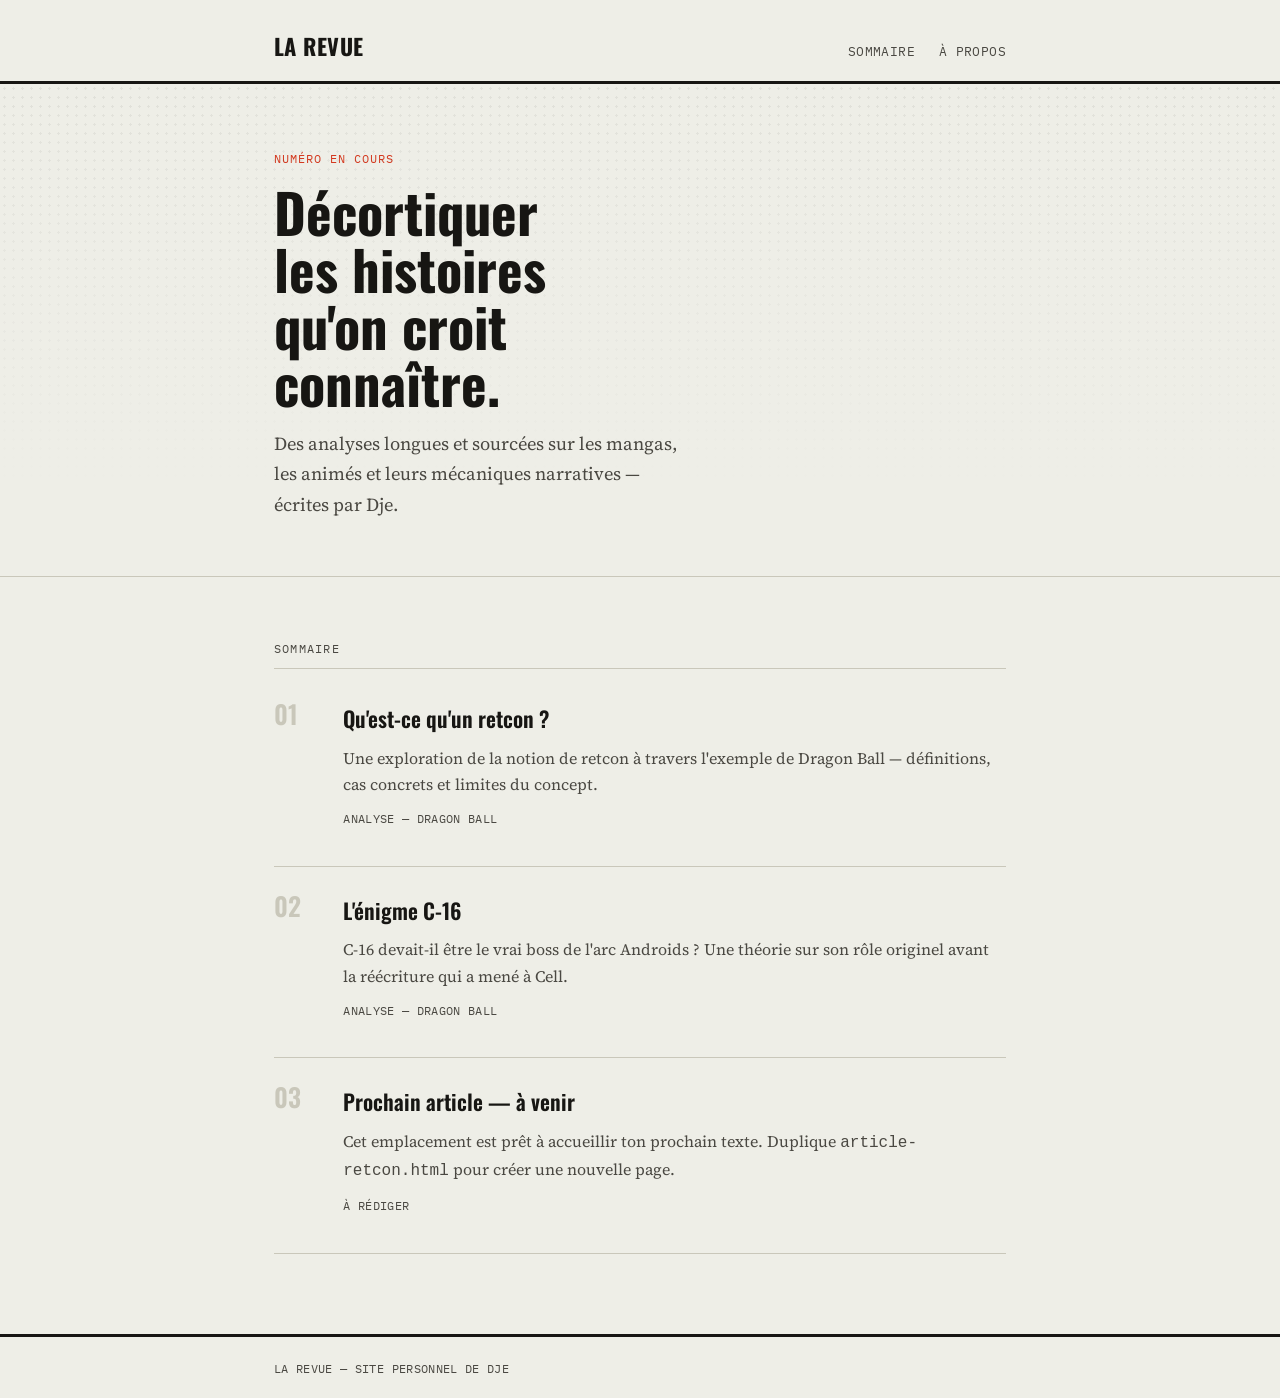
<file: index.html>
<!DOCTYPE html>
<html lang="fr">
<head>
<meta charset="UTF-8">
<meta name="viewport" content="width=device-width, initial-scale=1.0">
<title>La Revue — analyses & articles</title>
<meta name="description" content="Analyses de fond sur les mangas, animés et récits — par Dje.">
<link rel="stylesheet" href="style.css">
</head>
<body>

<header class="masthead">
  <div class="wrap">
    <a href="index.html" class="brand">La Revue</a>
    <nav>
      <a href="index.html">Sommaire</a>
      <a href="index.html#a-propos">À propos</a>
    </nav>
  </div>
</header>

<section class="hero">
  <div class="wrap">
    <p class="eyebrow">Numéro en cours</p>
    <h1>Décortiquer les histoires qu'on croit connaître.</h1>
    <p class="lede">Des analyses longues et sourcées sur les mangas, les animés et leurs mécaniques narratives — écrites par Dje.</p>
  </div>
</section>

<main class="sommaire">
  <div class="wrap">
    <p class="titre-section">Sommaire</p>

    <article class="article-item">
      <span class="num">01</span>
      <div>
        <h2><a href="article-retcon.html">Qu'est-ce qu'un retcon ?</a></h2>
        <p class="extrait">Une exploration de la notion de retcon à travers l'exemple de Dragon Ball — définitions, cas concrets et limites du concept.</p>
        <p class="meta">Analyse — Dragon Ball</p>
      </div>
    </article>

    <article class="article-item">
      <span class="num">02</span>
      <div>
        <h2><a href="article-c16.html">L'énigme C-16</a></h2>
        <p class="extrait">C-16 devait-il être le vrai boss de l'arc Androids ? Une théorie sur son rôle originel avant la réécriture qui a mené à Cell.</p>
        <p class="meta">Analyse — Dragon Ball</p>
      </div>
    </article>

    <article class="article-item">
      <span class="num">03</span>
      <div>
        <h2><a href="#">Prochain article — à venir</a></h2>
        <p class="extrait">Cet emplacement est prêt à accueillir ton prochain texte. Duplique <code>article-retcon.html</code> pour créer une nouvelle page.</p>
        <p class="meta">À rédiger</p>
      </div>
    </article>

  </div>
</main>

<footer id="a-propos">
  <div class="wrap">
    La Revue — site personnel de Dje
  </div>
</footer>

</body>
</html>
</file>
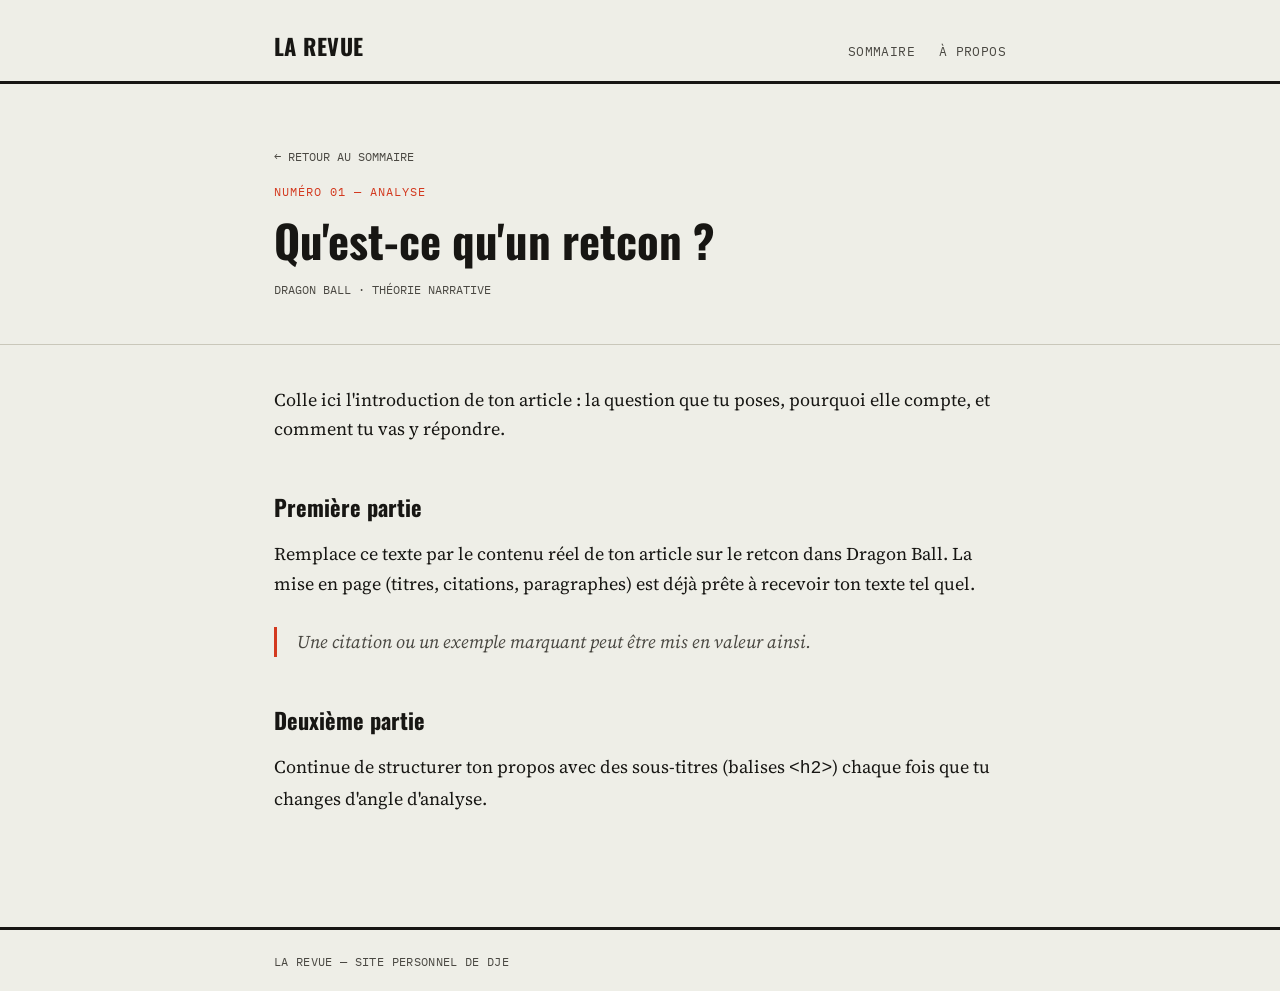
<file: article-retcon.html>
<!DOCTYPE html>
<html lang="fr">
<head>
<meta charset="UTF-8">
<meta name="viewport" content="width=device-width, initial-scale=1.0">
<title>Qu'est-ce qu'un retcon ? — La Revue</title>
<meta name="description" content="Une exploration de la notion de retcon à travers l'exemple de Dragon Ball.">
<link rel="stylesheet" href="style.css">
</head>
<body>

<header class="masthead">
  <div class="wrap">
    <a href="index.html" class="brand">La Revue</a>
    <nav>
      <a href="index.html">Sommaire</a>
      <a href="index.html#a-propos">À propos</a>
    </nav>
  </div>
</header>

<header class="article-header">
  <div class="wrap">
    <a href="index.html" class="retour">← Retour au sommaire</a><br>
    <span class="num-tag">Numéro 01 — Analyse</span>
    <h1>Qu'est-ce qu'un retcon ?</h1>
    <p class="meta">Dragon Ball · Théorie narrative</p>
  </div>
</header>

<main class="article-body">
  <div class="wrap">

    <p>
      Colle ici l'introduction de ton article : la question que tu poses,
      pourquoi elle compte, et comment tu vas y répondre.
    </p>

    <h2>Première partie</h2>
    <p>
      Remplace ce texte par le contenu réel de ton article sur le retcon
      dans Dragon Ball. La mise en page (titres, citations, paragraphes)
      est déjà prête à recevoir ton texte tel quel.
    </p>

    <blockquote>
      Une citation ou un exemple marquant peut être mis en valeur ainsi.
    </blockquote>

    <h2>Deuxième partie</h2>
    <p>
      Continue de structurer ton propos avec des sous-titres (balises
      <code>&lt;h2&gt;</code>) chaque fois que tu changes d'angle d'analyse.
    </p>

  </div>
</main>

<footer>
  <div class="wrap">
    La Revue — site personnel de Dje
  </div>
</footer>

</body>
</html>
</file>
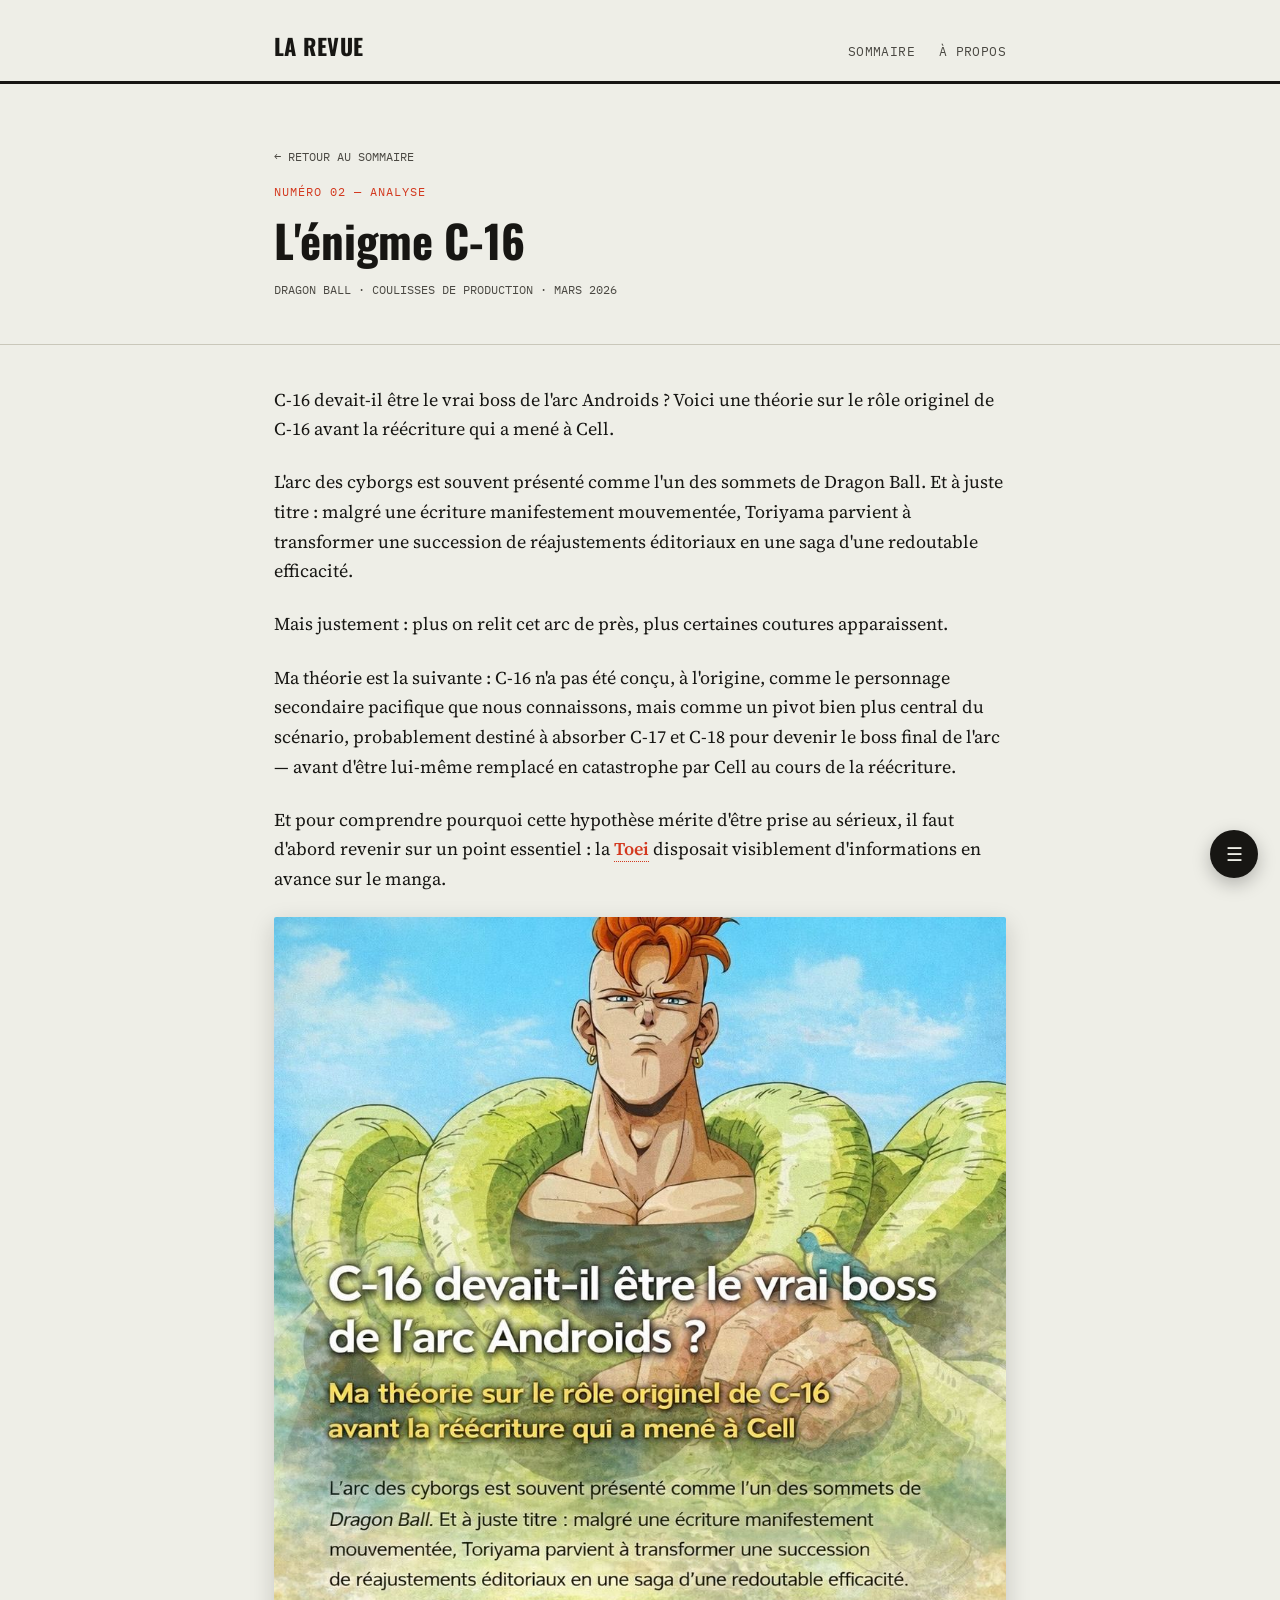
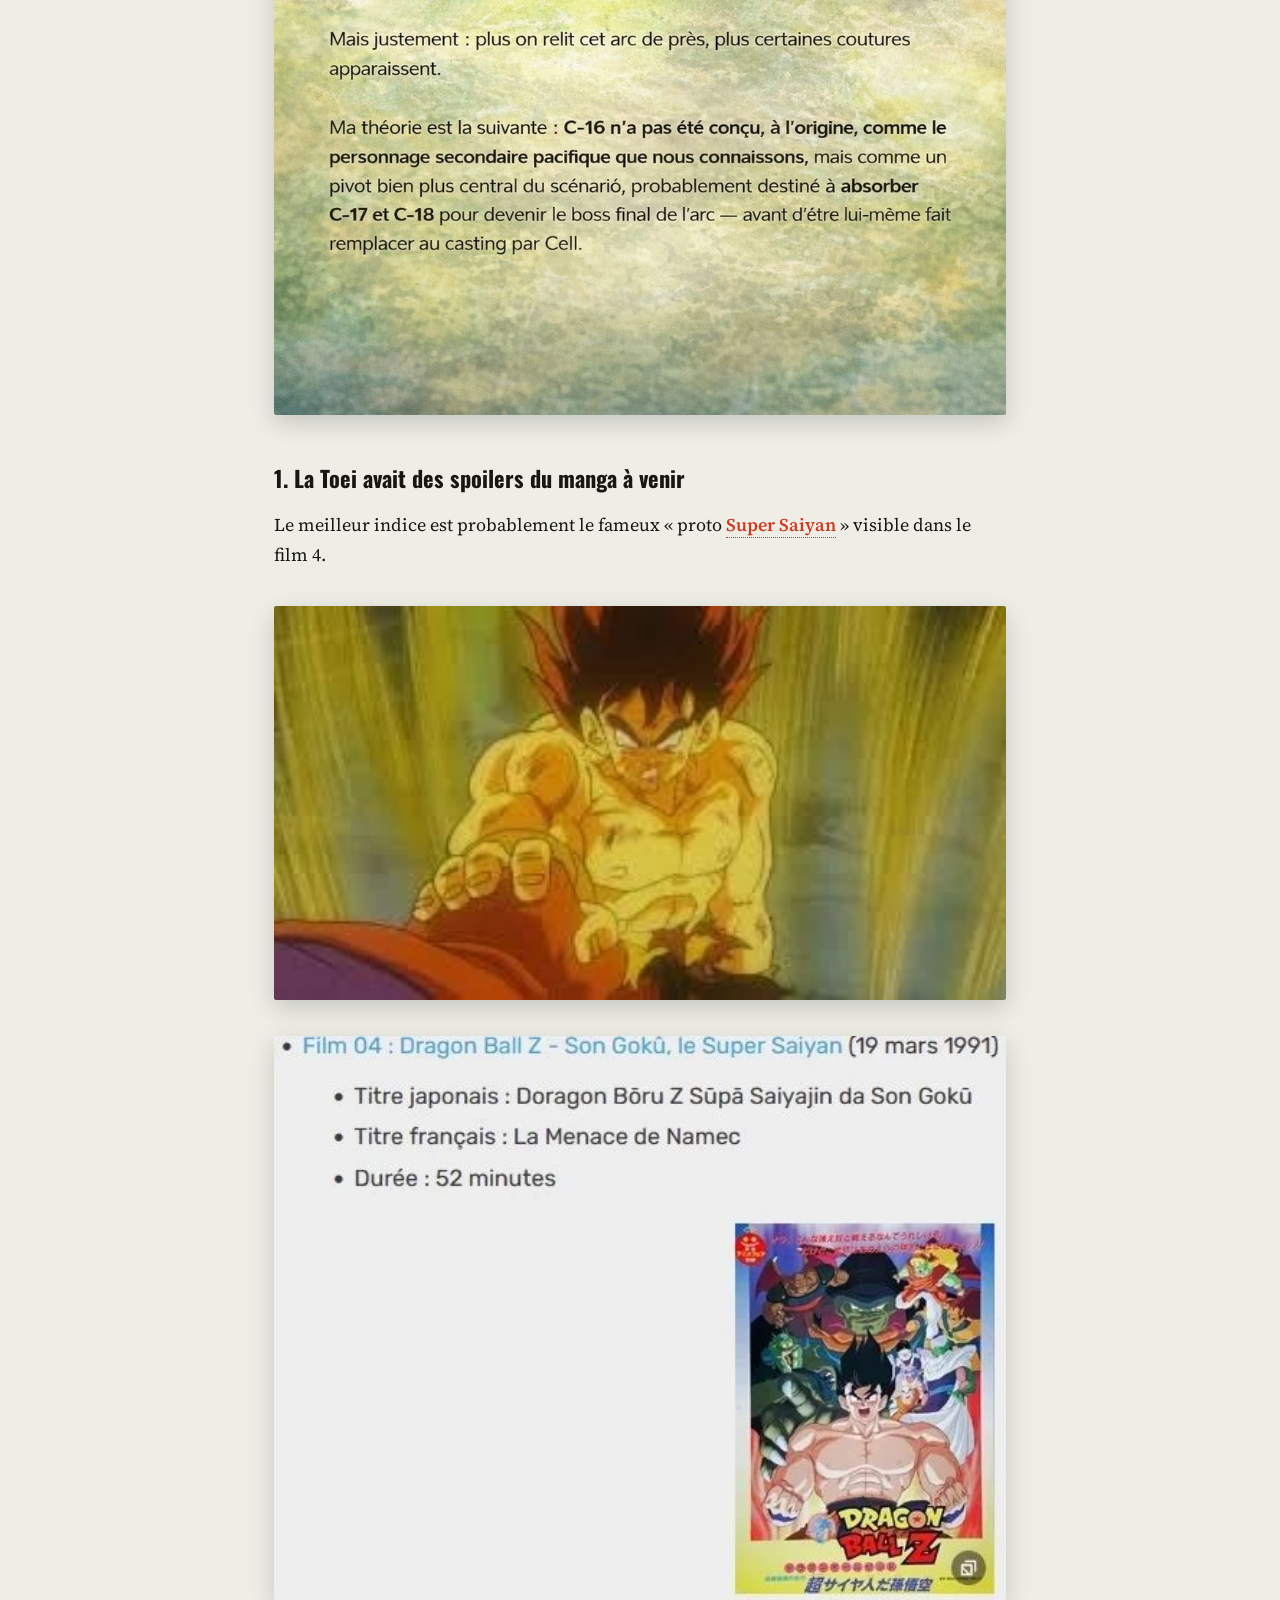
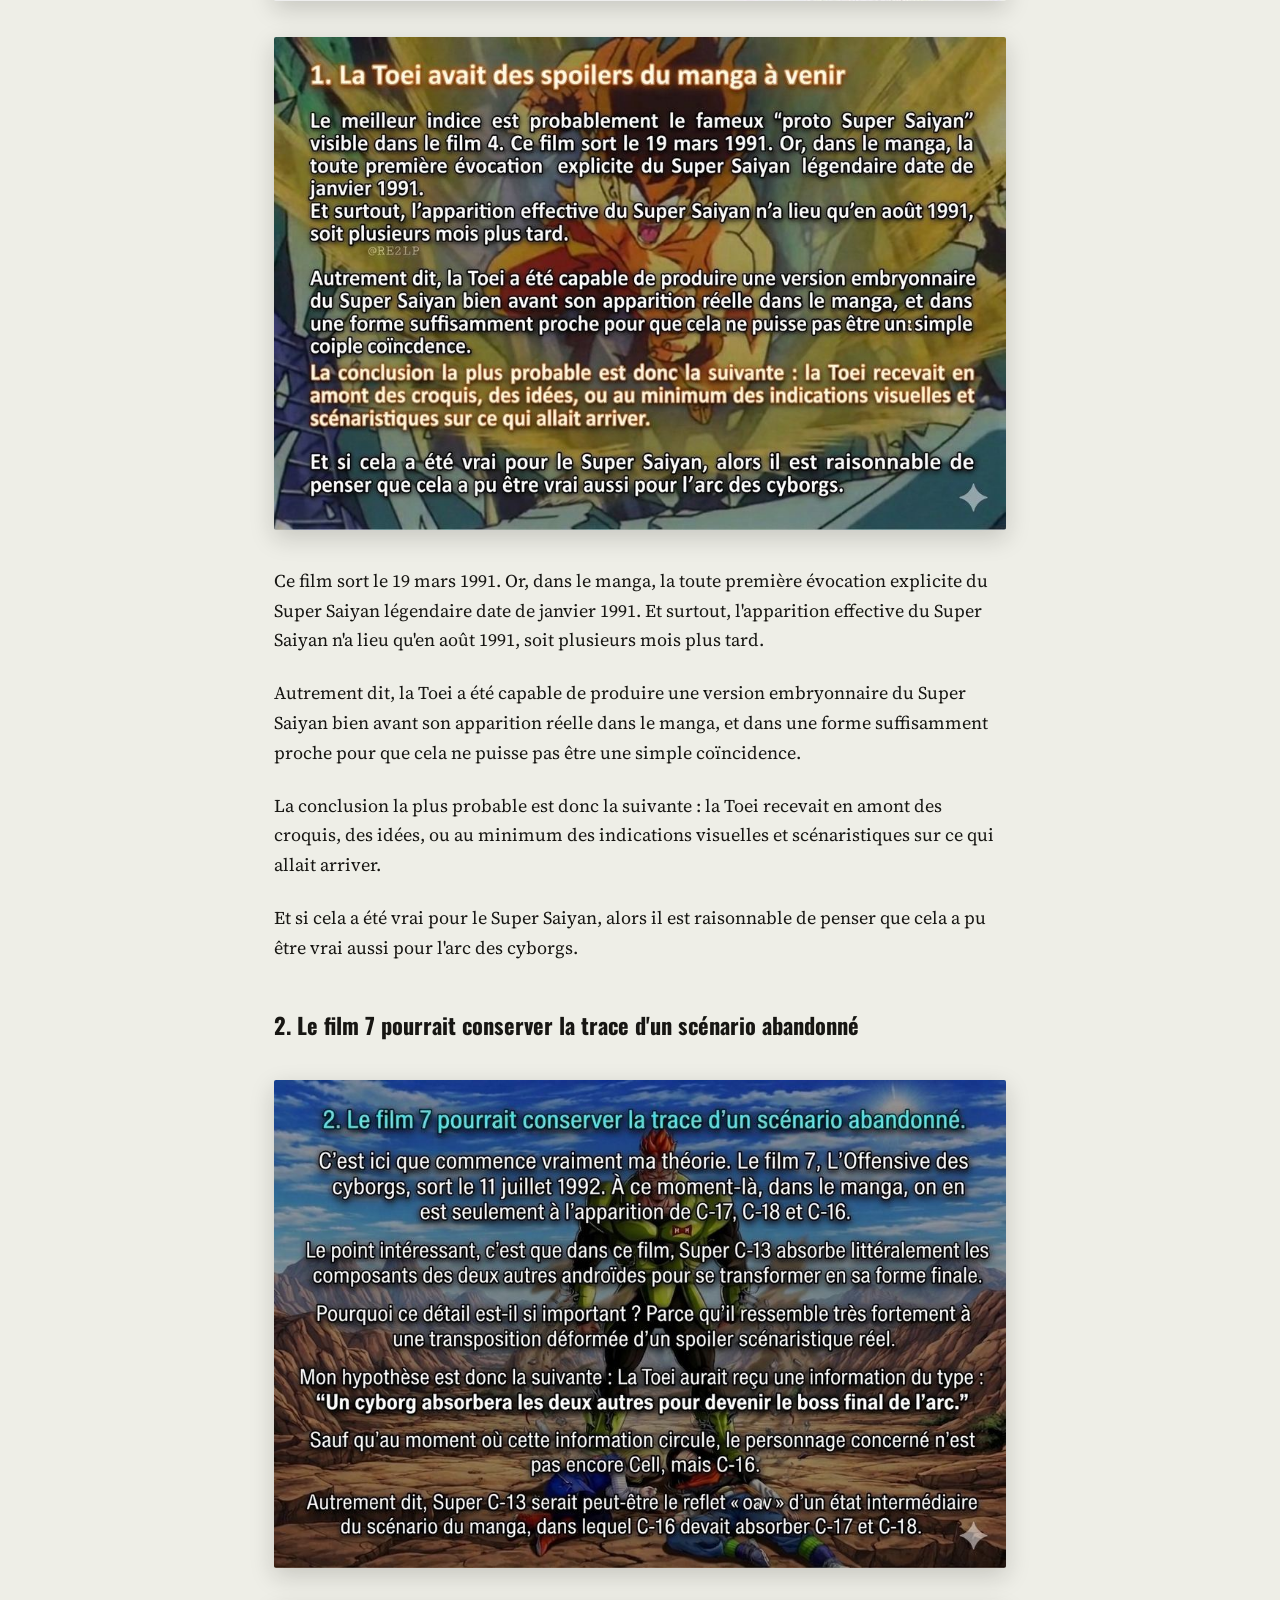
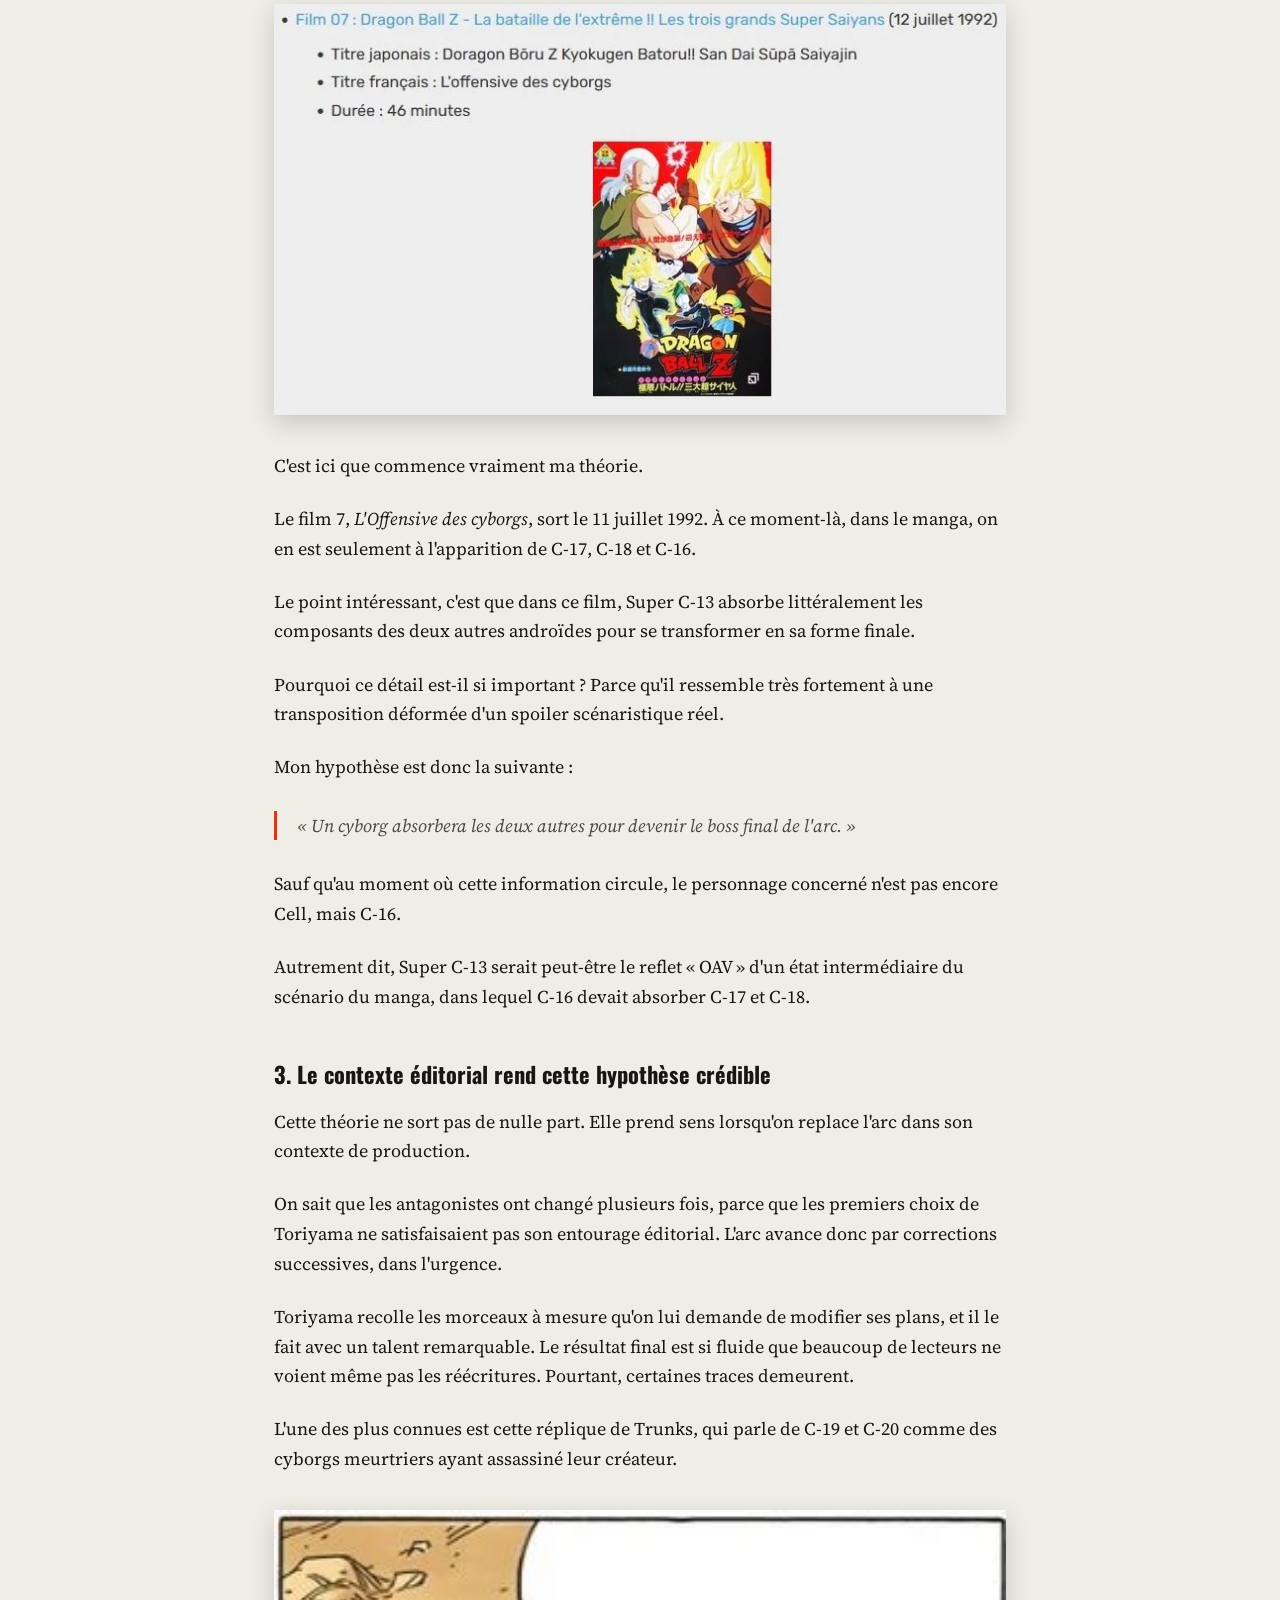
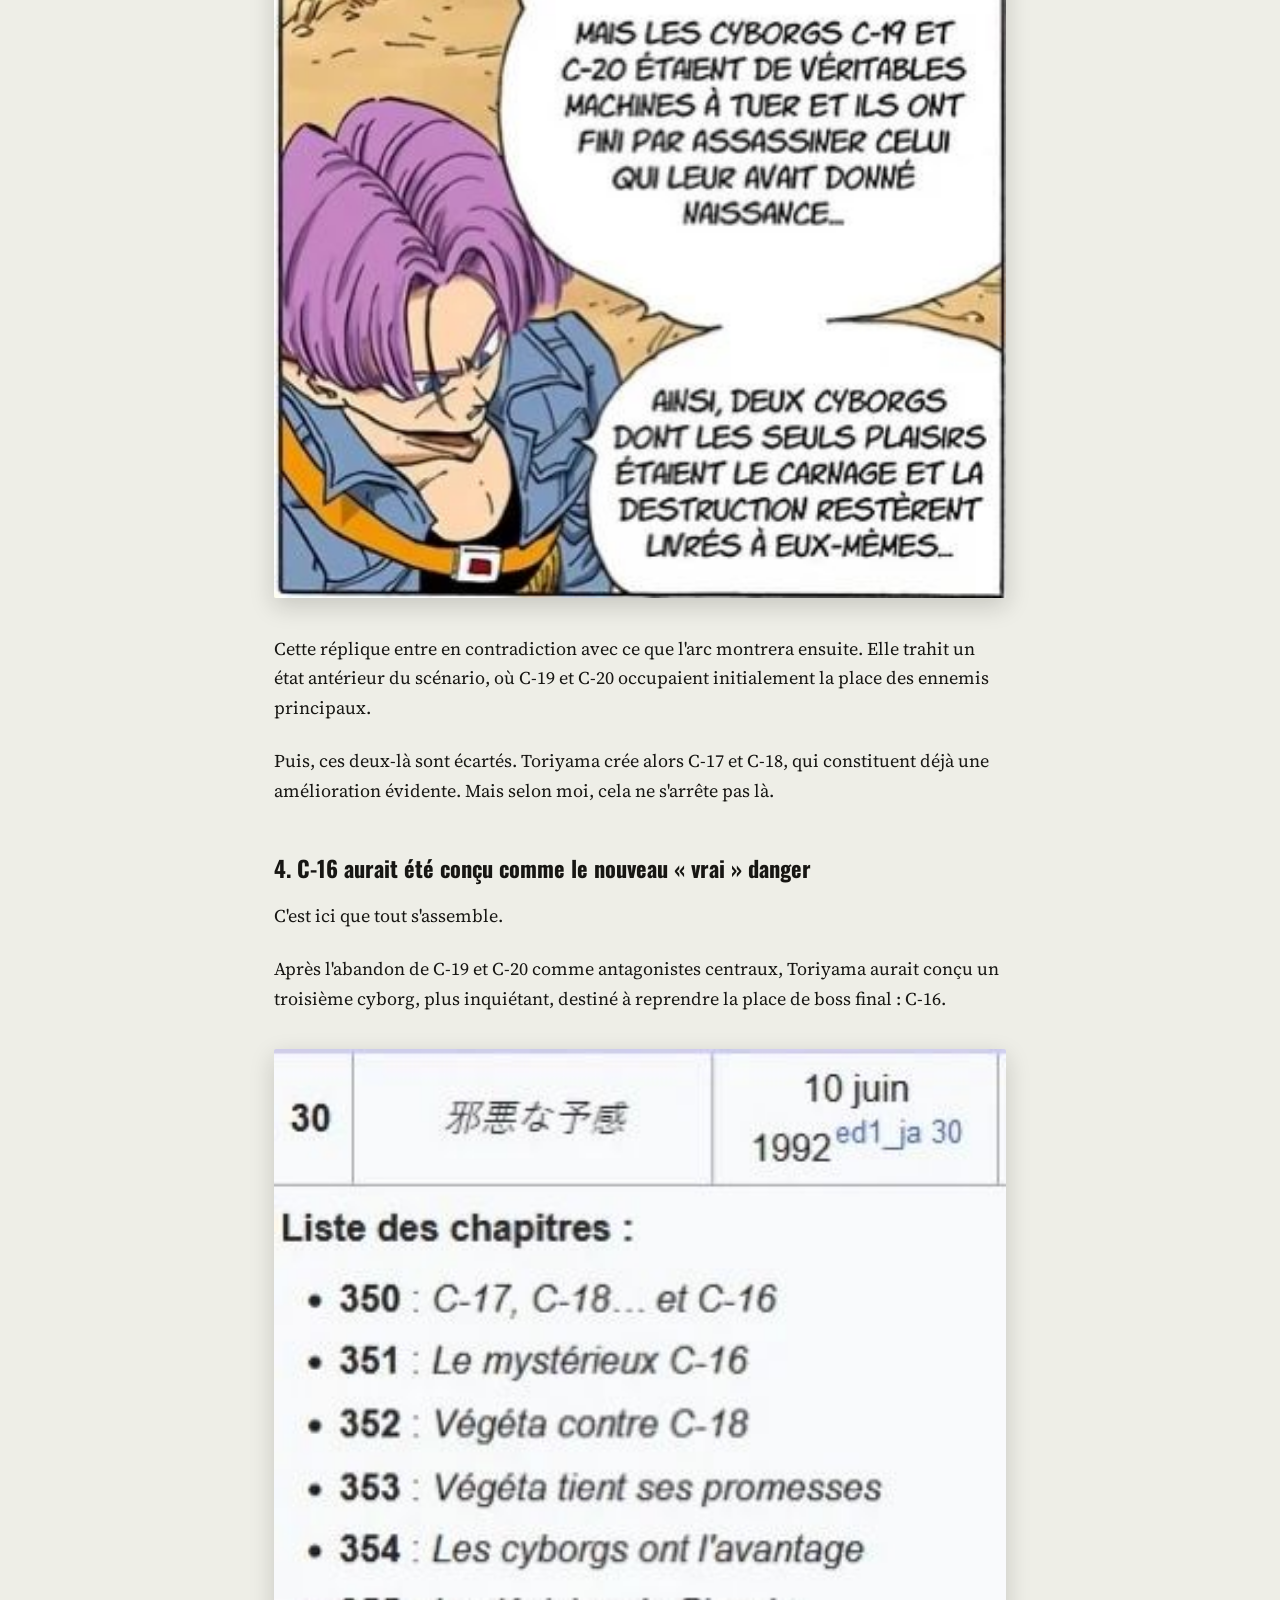
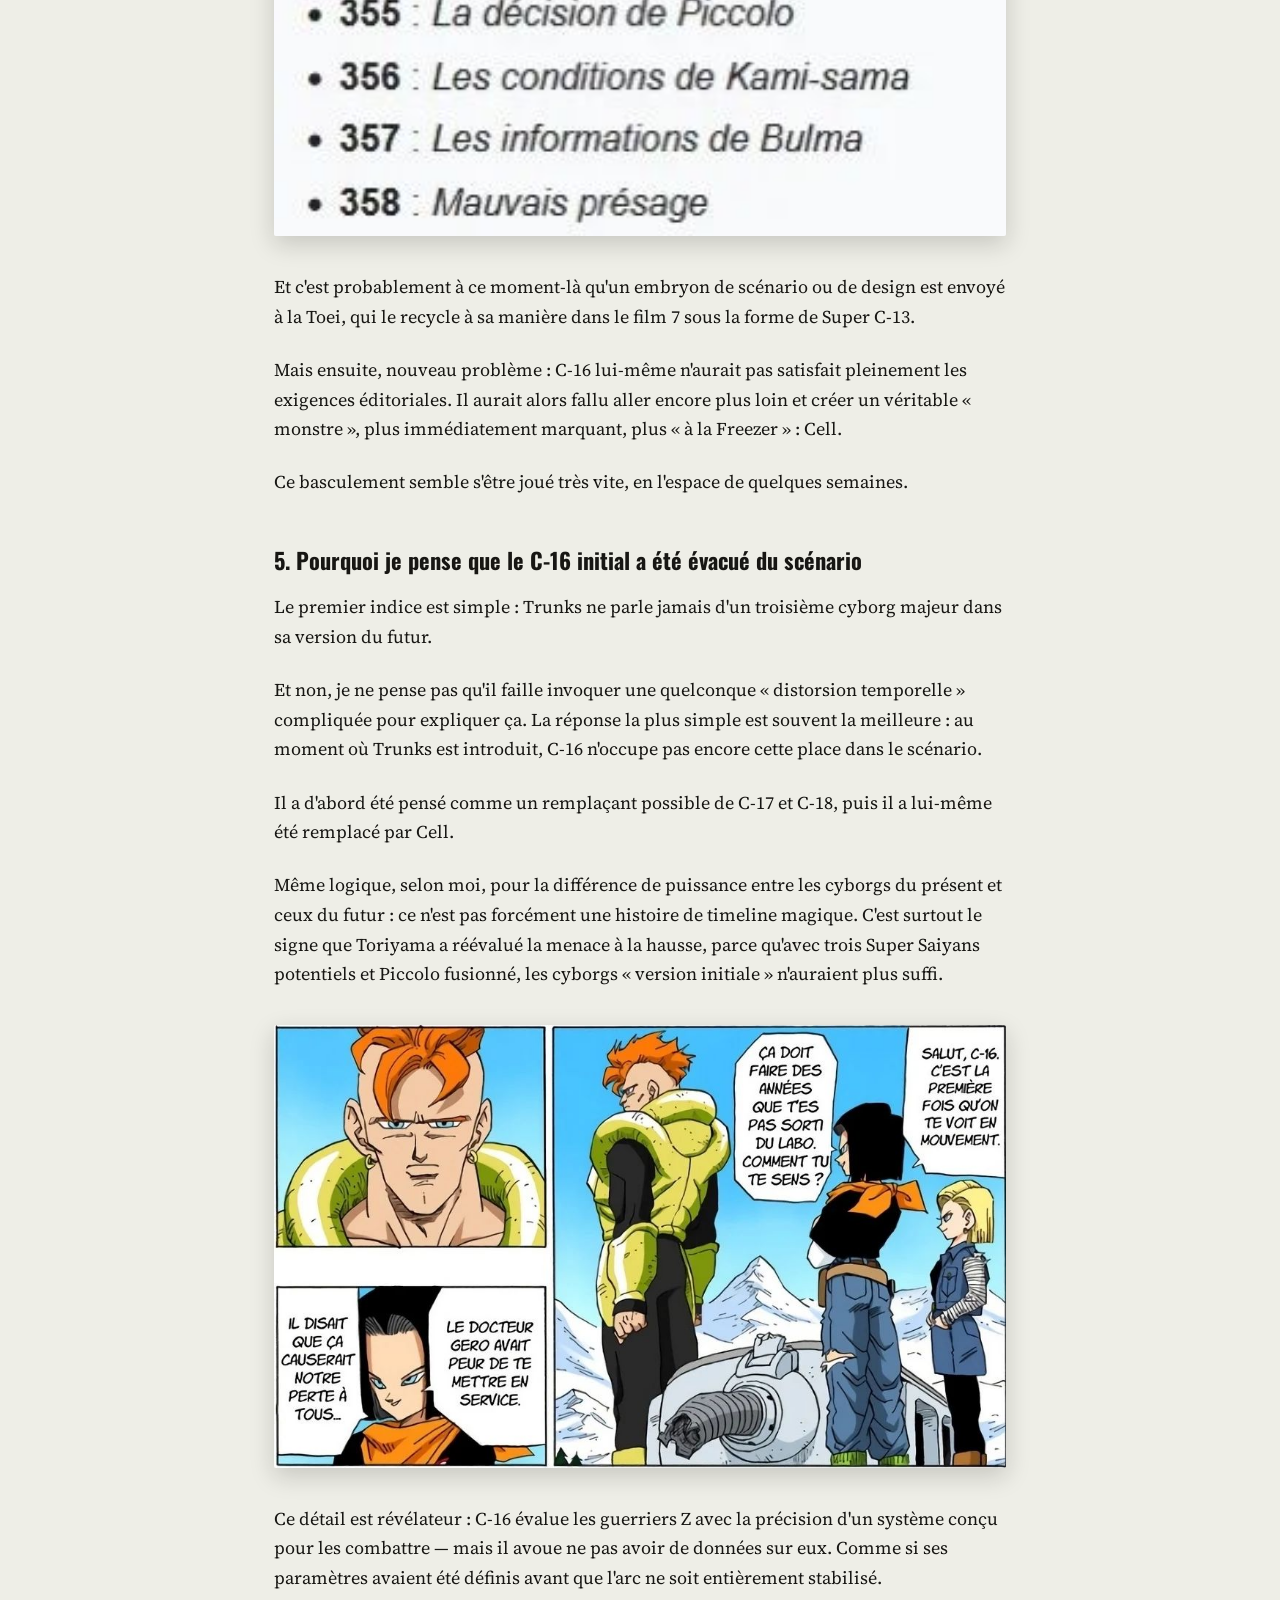
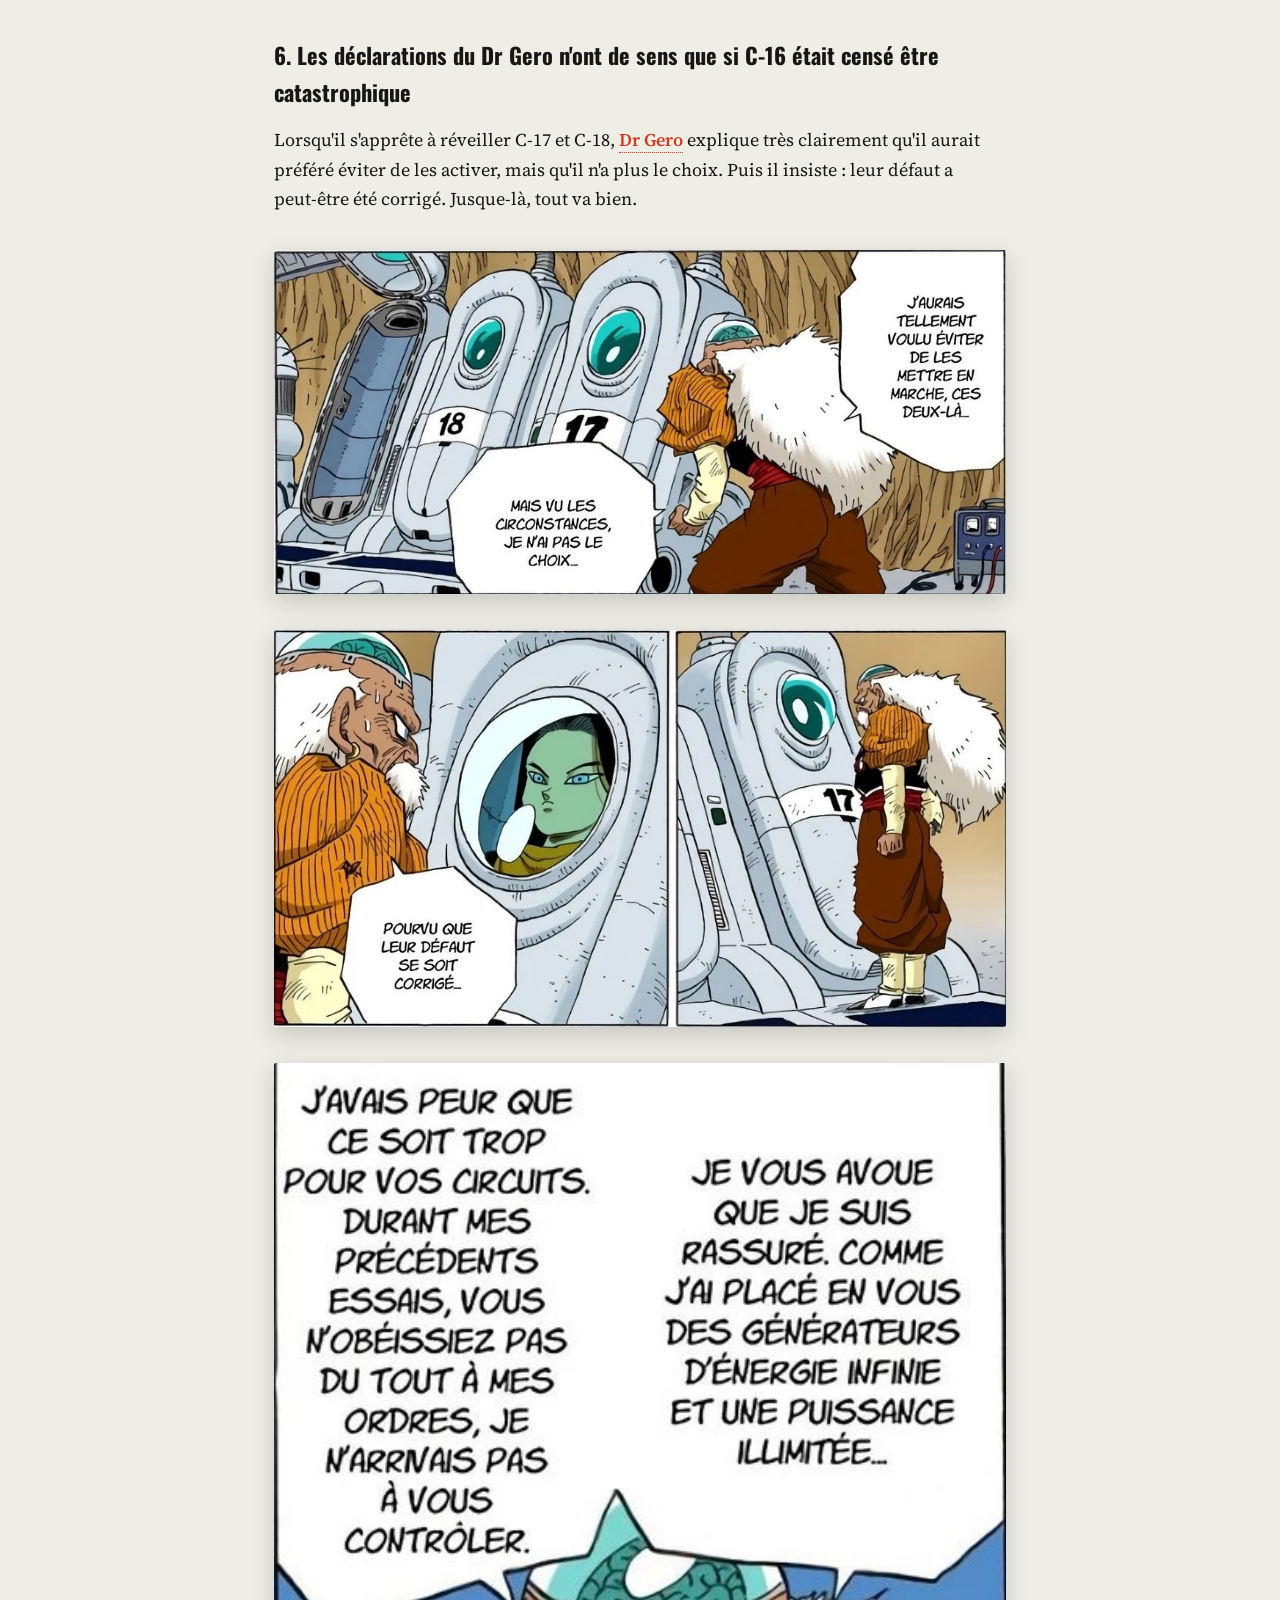
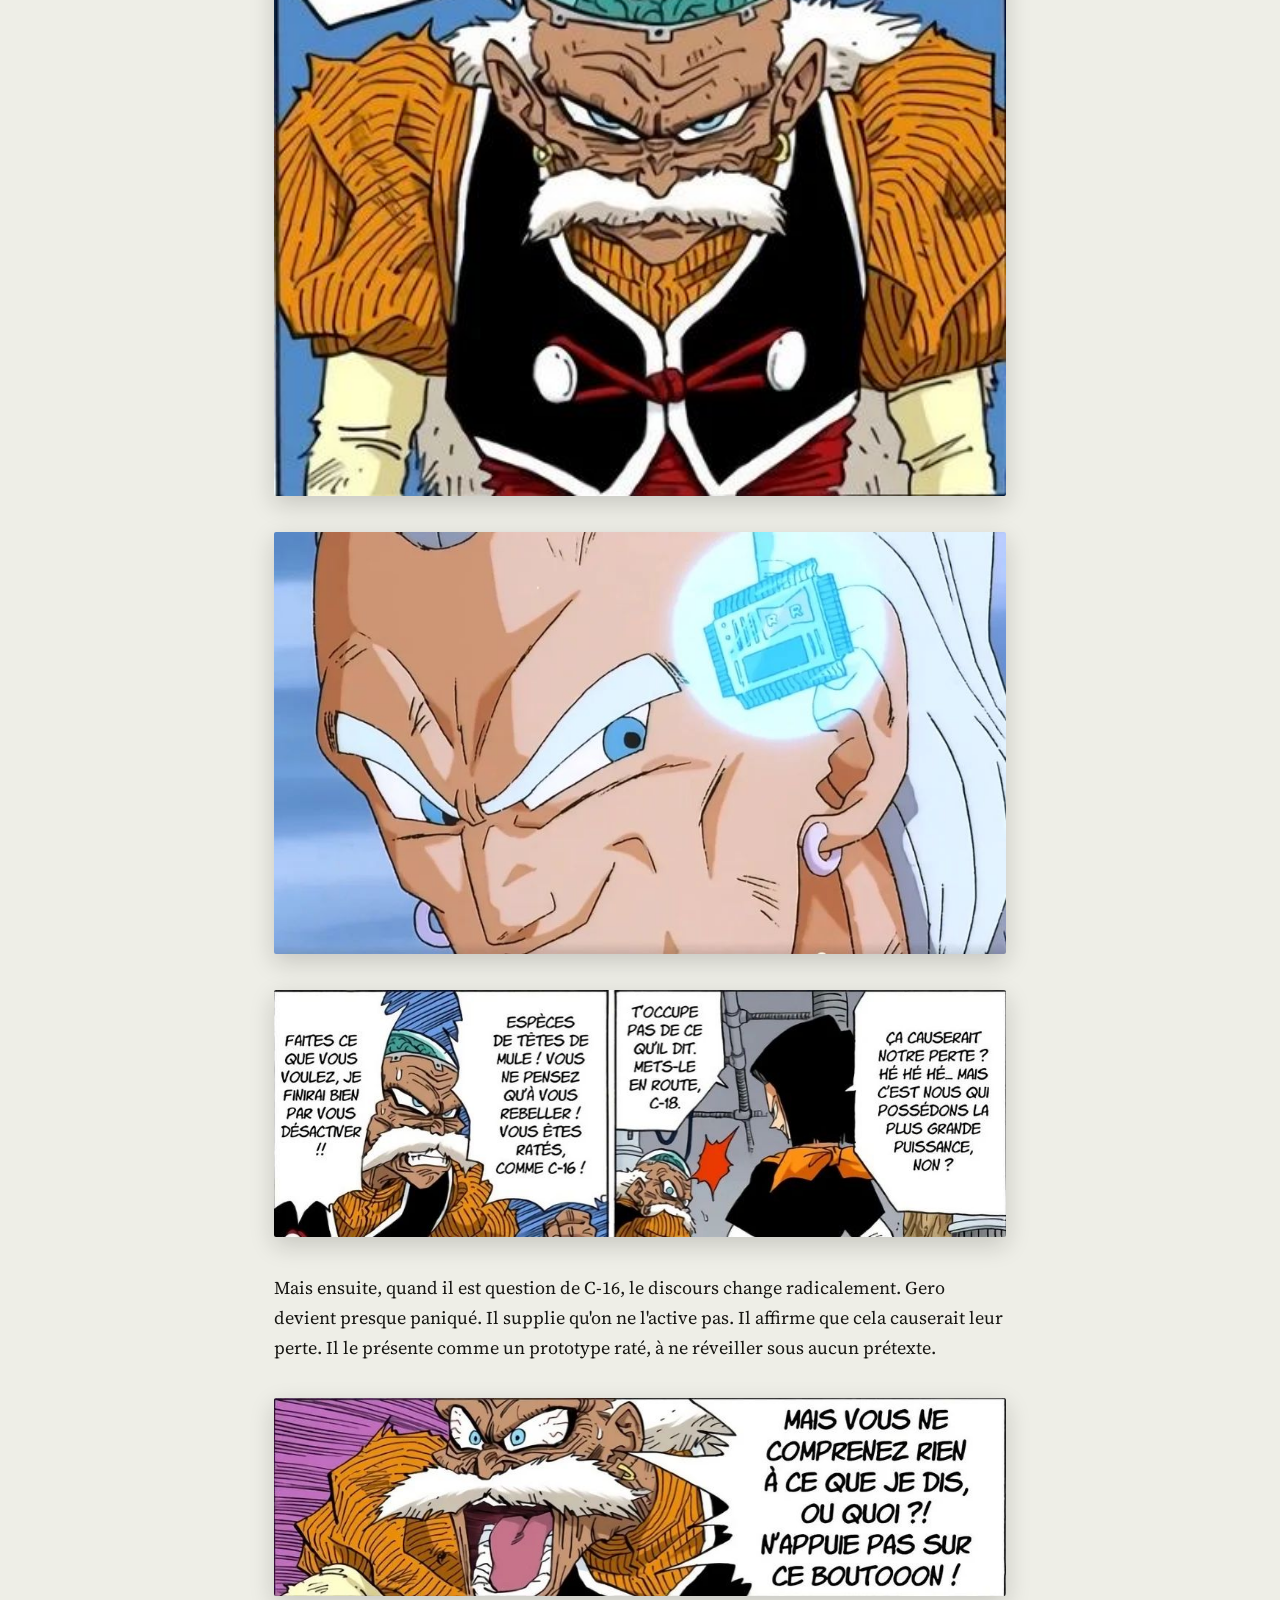
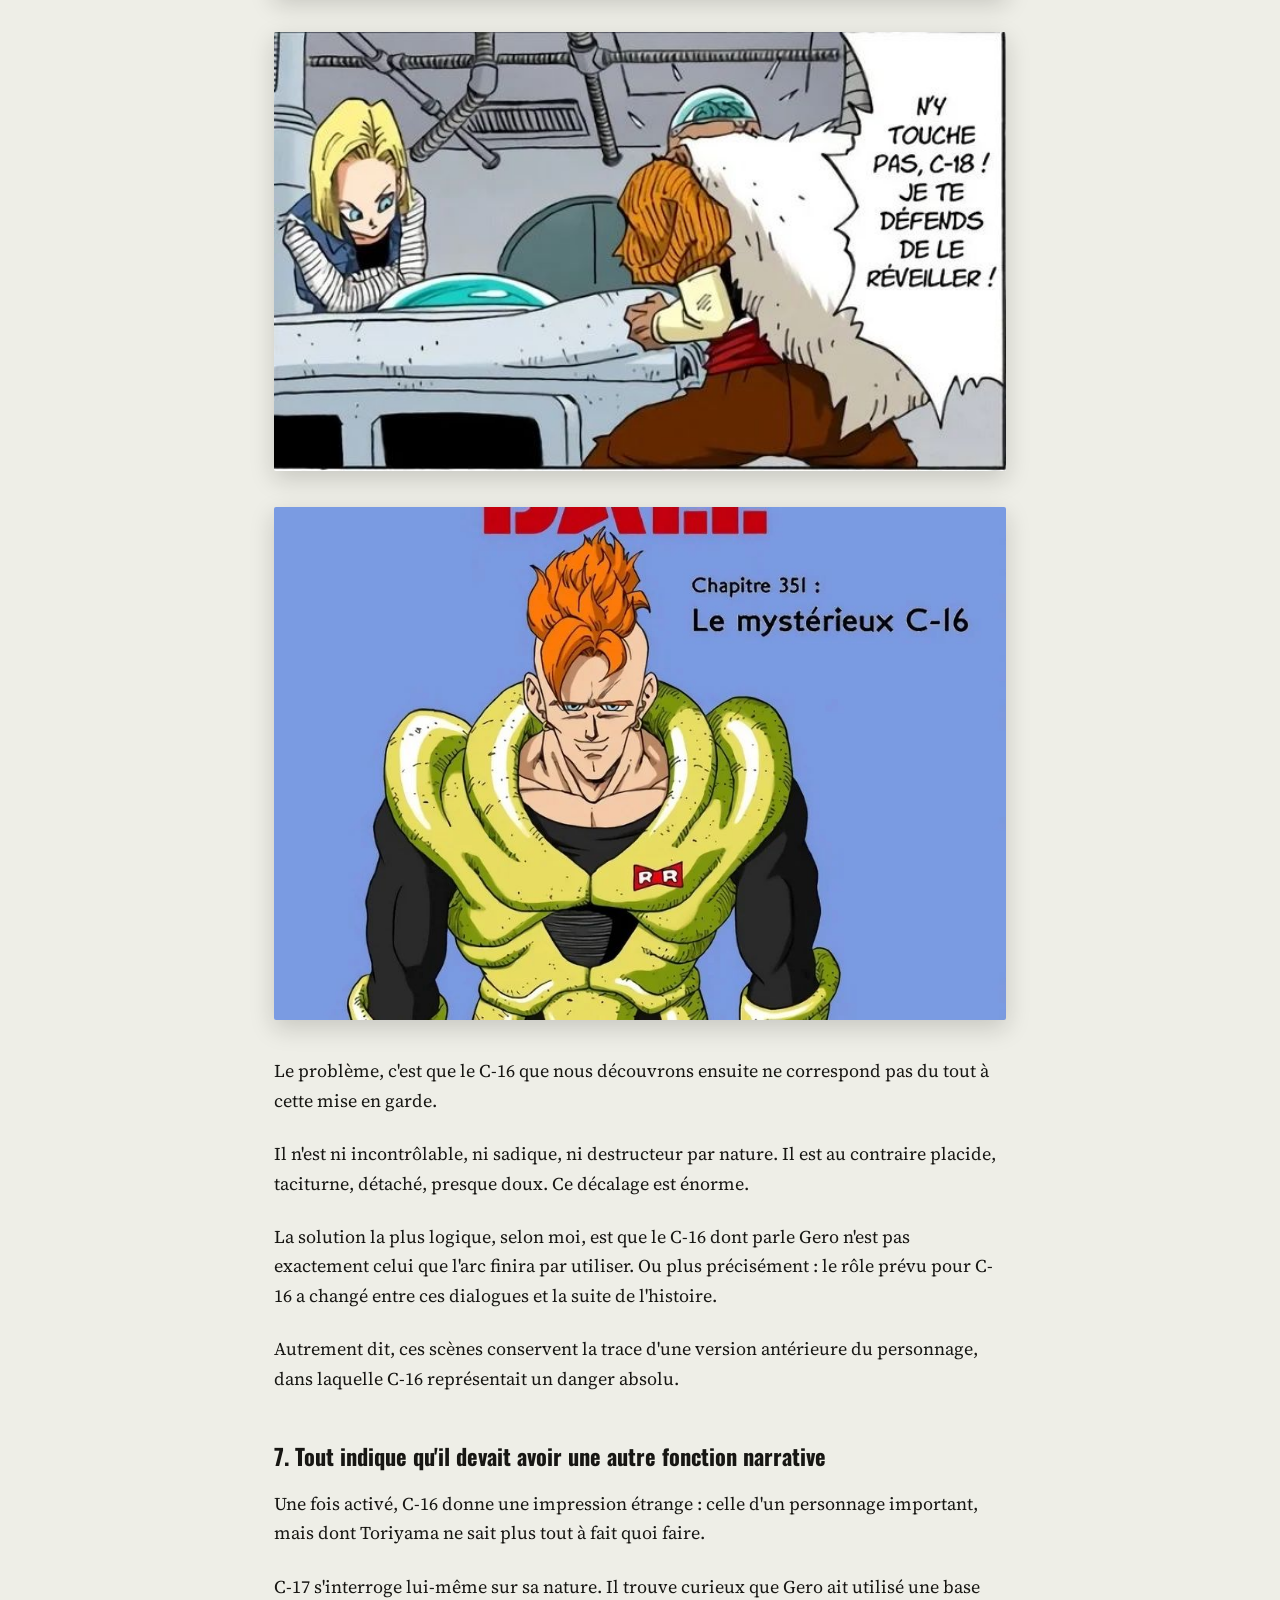
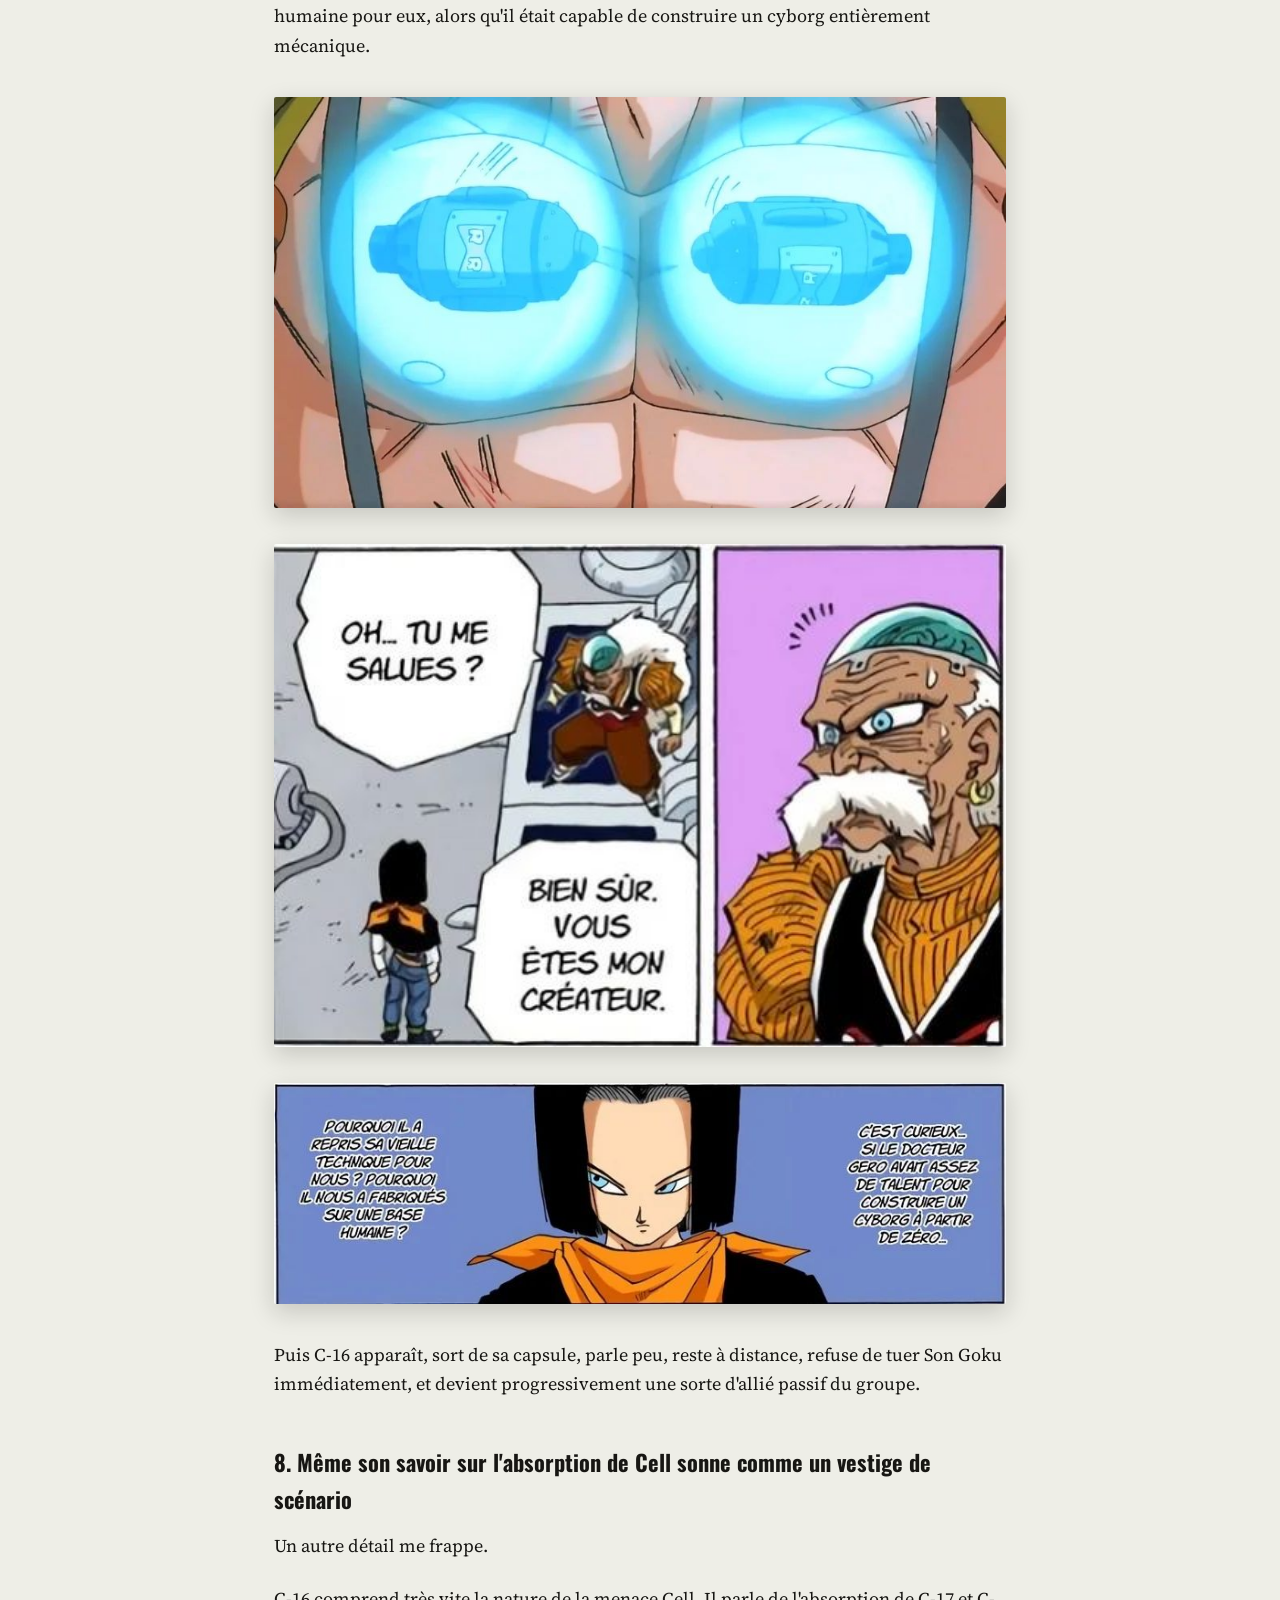
<file: files/article-c16.html>
<!DOCTYPE html>
<html lang="fr">
<head>
<meta charset="UTF-8">
<meta name="viewport" content="width=device-width, initial-scale=1.0">
<title>L'énigme C-16 — La Revue</title>
<meta name="description" content="C-16 devait-il être le vrai boss de l'arc Androids ? Une théorie sur le rôle originel de C-16 avant la réécriture qui a mené à Cell.">
<link rel="stylesheet" href="style.css">
</head>
<body>

<header class="masthead">
  <div class="wrap">
    <a href="index.html" class="brand">La Revue</a>
    <nav>
      <a href="index.html">Sommaire</a>
      <a href="index.html#a-propos">À propos</a>
    </nav>
  </div>
</header>

<header class="article-header">
  <div class="wrap">
    <a href="index.html" class="retour">← Retour au sommaire</a><br>
    <span class="num-tag">Numéro 02 — Analyse</span>
    <h1>L'énigme C-16</h1>
    <p class="meta">Dragon Ball · Coulisses de production · Mars 2026</p>
  </div>
</header>

<main class="article-body">
  <div class="wrap">

    <p>
      C-16 devait-il être le vrai boss de l'arc Androids ? Voici une théorie
      sur le rôle originel de C-16 avant la réécriture qui a mené à Cell.
    </p>

    <p>
      L'arc des cyborgs est souvent présenté comme l'un des sommets de Dragon
      Ball. Et à juste titre : malgré une écriture manifestement mouvementée,
      Toriyama parvient à transformer une succession de réajustements
      éditoriaux en une saga d'une redoutable efficacité.
    </p>

    <p>Mais justement : plus on relit cet arc de près, plus certaines coutures apparaissent.</p>

    <p>
      Ma théorie est la suivante : C-16 n'a pas été conçu, à l'origine, comme
      le personnage secondaire pacifique que nous connaissons, mais comme un
      pivot bien plus central du scénario, probablement destiné à absorber
      C-17 et C-18 pour devenir le boss final de l'arc — avant d'être
      lui-même remplacé en catastrophe par Cell au cours de la réécriture.
    </p>

    <p>
      Et pour comprendre pourquoi cette hypothèse mérite d'être prise au
      sérieux, il faut d'abord revenir sur un point essentiel : la
      <span class="term" data-term-id="toei" data-def="La Toei Animation est le studio japonais qui produit l'anime Dragon Ball et Dragon Ball Z, à partir du manga écrit et dessiné par Toriyama. Studio et mangaka travaillent en parallèle, avec des délais différents.">Toei</span>
      disposait visiblement d'informations en avance sur le manga.
    </p>

    <figure class="cover">
      <img src="images/c16-hero.jpg" alt="Illustration de C-16 avec le titre : C-16 devait-il être le vrai boss de l'arc Androids ?">
    </figure>

    <h2>1. La Toei avait des spoilers du manga à venir</h2>
    <p>Le meilleur indice est probablement le fameux « proto
    <span class="term" data-term-id="ssj" data-def="Dans le folklore Saiyan évoqué très tôt par Vegeta, un guerrier légendaire censé apparaître tous les mille ans et dont la puissance dépasse l'imagination. Cette légende deviendra la transformation Super Saiyan.">Super Saiyan</span>
    » visible dans le film 4.</p>

    <figure>
      <img src="images/proto-ssj-film4.jpg" alt="Capture du film 4 montrant une version embryonnaire du Super Saiyan, avant son apparition officielle dans le manga.">
    </figure>

    <figure>
      <img src="images/fiche-film4.jpg" alt="Fiche du film 4 : date de sortie le 19 mars 1991, mise en regard avec les chapitres du manga contemporains.">
    </figure>

    <figure>
      <img src="images/c16-toei-spoilers.jpg" alt="Visuel résumant l'hypothèse : la Toei recevait des indications à l'avance sur le Super Saiyan.">
    </figure>

    <p>
      Ce film sort le 19 mars 1991. Or, dans le manga, la toute première
      évocation explicite du Super Saiyan légendaire date de janvier 1991.
      Et surtout, l'apparition effective du Super Saiyan n'a lieu qu'en août
      1991, soit plusieurs mois plus tard.
    </p>
    <p>
      Autrement dit, la Toei a été capable de produire une version
      embryonnaire du Super Saiyan bien avant son apparition réelle dans le
      manga, et dans une forme suffisamment proche pour que cela ne puisse
      pas être une simple coïncidence.
    </p>
    <p>
      La conclusion la plus probable est donc la suivante : la Toei recevait
      en amont des croquis, des idées, ou au minimum des indications
      visuelles et scénaristiques sur ce qui allait arriver.
    </p>
    <p>Et si cela a été vrai pour le Super Saiyan, alors il est raisonnable de penser que cela a pu être vrai aussi pour l'arc des cyborgs.</p>

    <h2>2. Le film 7 pourrait conserver la trace d'un scénario abandonné</h2>

    <figure>
      <img src="images/c16-film7.jpg" alt="Visuel présentant l'hypothèse du film 7 : Super C-13 absorbant les autres androïdes comme reflet d'un scénario abandonné.">
    </figure>

    <figure>
      <img src="images/fiche-film7.jpg" alt="Fiche du film 7 : date de sortie le 11 juillet 1992, mise en regard avec les chapitres du manga contemporains.">
    </figure>

    <p>C'est ici que commence vraiment ma théorie.</p>
    <p>
      Le film 7, <em>L'Offensive des cyborgs</em>, sort le 11 juillet 1992. À
      ce moment-là, dans le manga, on en est seulement à l'apparition de
      C-17, C-18 et C-16.
    </p>
    <p>
      Le point intéressant, c'est que dans ce film, Super C-13 absorbe
      littéralement les composants des deux autres androïdes pour se
      transformer en sa forme finale.
    </p>
    <p>Pourquoi ce détail est-il si important ? Parce qu'il ressemble très fortement à une transposition déformée d'un spoiler scénaristique réel.</p>
    <p>Mon hypothèse est donc la suivante :</p>
    <blockquote>« Un cyborg absorbera les deux autres pour devenir le boss final de l'arc. »</blockquote>
    <p>Sauf qu'au moment où cette information circule, le personnage concerné n'est pas encore Cell, mais C-16.</p>
    <p>Autrement dit, Super C-13 serait peut-être le reflet « OAV » d'un état intermédiaire du scénario du manga, dans lequel C-16 devait absorber C-17 et C-18.</p>

    <h2>3. Le contexte éditorial rend cette hypothèse crédible</h2>
    <p>Cette théorie ne sort pas de nulle part. Elle prend sens lorsqu'on replace l'arc dans son contexte de production.</p>
    <p>On sait que les antagonistes ont changé plusieurs fois, parce que les premiers choix de Toriyama ne satisfaisaient pas son entourage éditorial. L'arc avance donc par corrections successives, dans l'urgence.</p>
    <p>Toriyama recolle les morceaux à mesure qu'on lui demande de modifier ses plans, et il le fait avec un talent remarquable. Le résultat final est si fluide que beaucoup de lecteurs ne voient même pas les réécritures. Pourtant, certaines traces demeurent.</p>
    <p>L'une des plus connues est cette réplique de Trunks, qui parle de C-19 et C-20 comme des cyborgs meurtriers ayant assassiné leur créateur.</p>

    <figure>
      <img src="images/trunks-c19-c20.jpg" alt="Trunks évoque C-19 et C-20 comme des cyborgs meurtriers qui ont tué leur créateur — une réplique qui contredit ce que l'arc montrera ensuite.">
    </figure>

    <p>Cette réplique entre en contradiction avec ce que l'arc montrera ensuite. Elle trahit un état antérieur du scénario, où C-19 et C-20 occupaient initialement la place des ennemis principaux.</p>
    <p>Puis, ces deux-là sont écartés. Toriyama crée alors C-17 et C-18, qui constituent déjà une amélioration évidente. Mais selon moi, cela ne s'arrête pas là.</p>

    <h2>4. C-16 aurait été conçu comme le nouveau « vrai » danger</h2>
    <p>C'est ici que tout s'assemble.</p>
    <p>Après l'abandon de C-19 et C-20 comme antagonistes centraux, Toriyama aurait conçu un troisième cyborg, plus inquiétant, destiné à reprendre la place de boss final : C-16.</p>

    <figure>
      <img src="images/chapitres-350-358.jpg" alt="Liste des chapitres 350 à 358, correspondant à l'introduction de C-16 et aux premières semaines de l'arc.">
    </figure>

    <p>Et c'est probablement à ce moment-là qu'un embryon de scénario ou de design est envoyé à la Toei, qui le recycle à sa manière dans le film 7 sous la forme de Super C-13.</p>
    <p>Mais ensuite, nouveau problème : C-16 lui-même n'aurait pas satisfait pleinement les exigences éditoriales. Il aurait alors fallu aller encore plus loin et créer un véritable « monstre », plus immédiatement marquant, plus « à la Freezer » : Cell.</p>
    <p>Ce basculement semble s'être joué très vite, en l'espace de quelques semaines.</p>

    <h2>5. Pourquoi je pense que le C-16 initial a été évacué du scénario</h2>
    <p>Le premier indice est simple : Trunks ne parle jamais d'un troisième cyborg majeur dans sa version du futur.</p>
    <p>Et non, je ne pense pas qu'il faille invoquer une quelconque « distorsion temporelle » compliquée pour expliquer ça. La réponse la plus simple est souvent la meilleure : au moment où Trunks est introduit, C-16 n'occupe pas encore cette place dans le scénario.</p>
    <p>Il a d'abord été pensé comme un remplaçant possible de C-17 et C-18, puis il a lui-même été remplacé par Cell.</p>
    <p>Même logique, selon moi, pour la différence de puissance entre les cyborgs du présent et ceux du futur : ce n'est pas forcément une histoire de timeline magique. C'est surtout le signe que Toriyama a réévalué la menace à la hausse, parce qu'avec trois Super Saiyans potentiels et Piccolo fusionné, les cyborgs « version initiale » n'auraient plus suffi.</p>

    <figure>
      <img src="images/c16-question-goku.jpg" alt="C-16 indique que l'un des guerriers Z est à peu près au même niveau que C-17 et C-18, mais qu'il n'a pas d'information sur eux dans sa base de données.">
    </figure>

    <p>
      Ce détail est révélateur : C-16 évalue les guerriers Z avec la précision
      d'un système conçu pour les combattre — mais il avoue ne pas avoir de
      données sur eux. Comme si ses paramètres avaient été définis avant que
      l'arc ne soit entièrement stabilisé.
    </p>

    <h2>6. Les déclarations du Dr Gero n'ont de sens que si C-16 était censé être catastrophique</h2>
    <p>Lorsqu'il s'apprête à réveiller C-17 et C-18,
    <span class="term" data-term-id="gero" data-def="Le Dr Gero (aussi appelé C-20) est le savant en chef de l'ex-armée du Ruban Rouge, créateur des androïdes C-17, C-18, C-19 et C-16, dans le but de se venger de Son Goku.">Dr Gero</span>
    explique très clairement qu'il aurait préféré éviter de les activer, mais qu'il n'a plus le choix. Puis il insiste : leur défaut a peut-être été corrigé. Jusque-là, tout va bien.</p>

    <figure>
      <img src="images/gero-reveil-c17-c18.jpg" alt="Le Dr Gero s'apprête à réveiller C-17 et C-18, expliquant qu'il n'a plus le choix, mais qu'il a confiance en leur puissance.">
    </figure>

    <figure>
      <img src="images/gero-defaut-corrige.jpg" alt="Gero affirme que le défaut de C-17 et C-18 a peut-être été corrigé, et qu'ils possèdent une puissance démesurée.">
    </figure>

    <figure>
      <img src="images/gero-generateurs-infinis.jpg" alt="Gero vante les générateurs d'énergie infinie de C-17 et C-18 — une confiance encore intacte à ce stade.">
    </figure>

    <figure>
      <img src="images/gero-implant-controle.jpg" alt="Gero mentionne l'implant de contrôle intégré à C-17 et C-18, censé lui permettre de les désactiver si nécessaire.">
    </figure>

    <figure>
      <img src="images/gero-desactiver-rates.jpg" alt="Gero explique qu'il peut désactiver les cyborgs ratés — mais ce discours change radicalement quand on arrive à C-16.">
    </figure>

    <p>Mais ensuite, quand il est question de C-16, le discours change radicalement. Gero devient presque paniqué. Il supplie qu'on ne l'active pas. Il affirme que cela causerait leur perte. Il le présente comme un prototype raté, à ne réveiller sous aucun prétexte.</p>

    <figure>
      <img src="images/gero-bouton-panique.jpg" alt="Gero panique face à la capsule de C-16 et supplie qu'on ne l'active pas, affirmant que cela causerait leur perte à tous.">
    </figure>

    <figure>
      <img src="images/c18-defend-c16.jpg" alt="C-18 prend la défense de la capsule de C-16 et s'oppose à Gero qui veut empêcher son réveil.">
    </figure>

    <figure>
      <img src="images/chapitre351-cover.jpg" alt="Couverture du chapitre 351 : « Le mystérieux C-16 », premier chapitre dédié au personnage après son réveil.">
    </figure>

    <p>Le problème, c'est que le C-16 que nous découvrons ensuite ne correspond pas du tout à cette mise en garde.</p>
    <p>Il n'est ni incontrôlable, ni sadique, ni destructeur par nature. Il est au contraire placide, taciturne, détaché, presque doux. Ce décalage est énorme.</p>
    <p>La solution la plus logique, selon moi, est que le C-16 dont parle Gero n'est pas exactement celui que l'arc finira par utiliser. Ou plus précisément : le rôle prévu pour C-16 a changé entre ces dialogues et la suite de l'histoire.</p>
    <p>Autrement dit, ces scènes conservent la trace d'une version antérieure du personnage, dans laquelle C-16 représentait un danger absolu.</p>

    <h2>7. Tout indique qu'il devait avoir une autre fonction narrative</h2>
    <p>Une fois activé, C-16 donne une impression étrange : celle d'un personnage important, mais dont Toriyama ne sait plus tout à fait quoi faire.</p>
    <p>C-17 s'interroge lui-même sur sa nature. Il trouve curieux que Gero ait utilisé une base humaine pour eux, alors qu'il était capable de construire un cyborg entièrement mécanique.</p>

    <figure>
      <img src="images/capsules-c17-c18.jpg" alt="Les capsules de C-17 et C-18 dans le laboratoire de Gero, contexte du réveil des androïdes.">
    </figure>

    <figure>
      <img src="images/c17-salue-gero.jpg" alt="C-17, après son réveil, adopte une attitude provocatrice et détachée envers le Dr Gero, ignorant son autorité.">
    </figure>

    <figure>
      <img src="images/c17-doute-base-humaine.jpg" alt="C-17 s'interroge sur le fait que Gero les ait construits sur une base humaine, alors qu'il était capable de créer un cyborg entièrement mécanique comme C-16.">
    </figure>

    <p>Puis C-16 apparaît, sort de sa capsule, parle peu, reste à distance, refuse de tuer Son Goku immédiatement, et devient progressivement une sorte d'allié passif du groupe.</p>

    <h2>8. Même son savoir sur l'absorption de Cell sonne comme un vestige de scénario</h2>
    <p>Un autre détail me frappe.</p>
    <p>C-16 comprend très vite la nature de la menace Cell. Il parle de l'absorption de C-17 et C-18 avec une pertinence qui peut donner l'impression qu'il est connecté, conceptuellement, à cette idée.</p>

    <figure>
      <img src="images/c16-protege-c17.jpg" alt="C-16 avertit C-17 que l'ennemi est beaucoup trop fort, et lui ordonne de fuir. C-17 refuse et répond qu'il va faire taire Cell.">
    </figure>

    <figure>
      <img src="images/c16-enfuis-toi-c18.jpg" alt="C-16 explique à C-18 que si elle et C-17 se font absorber, plus personne ne pourra arrêter Cell. Il lui demande de fuir, au moins elle.">
    </figure>

    <figure>
      <img src="images/cell-absorbera-c17-c18.jpg" alt="Cell annonce qu'il va absorber C-17 et C-18 pour évoluer en Corps Parfait. C-16, C-17 et C-18 réagissent à cette révélation.">
    </figure>

    <p>
      C-16 ne subit pas cette menace passivement. Il l'anticipe, il la nomme,
      il tente de l'empêcher — avec une précision qui contraste avec son
      détachement habituel. Comme si la mécanique d'absorption était quelque
      chose qu'il comprenait de l'intérieur.
    </p>

    <figure>
      <img src="images/c16-content-de-voyager.jpg" alt="C-16 dit à C-17 et C-18 qu'il était content de voyager avec eux, et qu'ils n'ont jamais pris de vies humaines ou animales pour le plaisir.">
    </figure>

    <p>
      Et puis il y a ce moment, juste avant l'absorption, où C-16 dit
      simplement qu'il était content de voyager avec eux. Que ce sont de
      bonnes personnes. C'est une réplique qui ne ressemble à rien d'autre
      dans l'arc — trop douce, trop humaine pour un cyborg censé être le
      prototype d'une arme absolue.
    </p>
    <p>Dans la logique de ma théorie, cela ressemble à un reste de fonction narrative transférée : ce qui devait peut-être être son propre destin scénaristique devient finalement celui de Cell.</p>
    <p>Cell récupérerait alors non seulement la place de boss final, mais aussi la mécanique dramatique initialement envisagée pour C-16.</p>

    <h2>9. La mort de C-16 ressemble à un adieu de l'auteur à un personnage abandonné</h2>
    <p>Et c'est probablement là que la chose devient la plus visible.</p>
    <p>La scène finale de C-16 est très forte, mais aussi profondément étrange.</p>
    <p>Il parle à Gohan de paix, de nature, de colère retenue, de violence nécessaire face à certains adversaires. Puis sa mort sert de déclencheur à la transformation en Super Saiyan 2.</p>

    <figure>
      <img src="images/c16-portrait-capsule.jpg" alt="La tête de C-16, encore vivante après que Cell l'a arrachée, dit à Gohan que ce n'est pas un crime de se battre pour une juste cause, et lui demande de protéger la nature et les animaux.">
    </figure>

    <p>Le problème, c'est qu'il n'existe pratiquement aucune relation affective construite entre Gohan et C-16.</p>
    <p>Pourquoi est-ce sa mort, et non le massacre des autres, qui fait basculer Gohan ?</p>
    <p>Sur le plan émotionnel pur, la scène fonctionne. Sur le plan strictement narratif, elle est plus discutable.</p>

    <figure>
      <img src="images/c16-ce-sera-sans-moi.jpg" alt="Cell écrase la tête de C-16 sous son pied. Gohan, ensanglanté, est au bord de la transformation. Cell lui dit de s'occuper de ses affaires.">
    </figure>

    <p>Et c'est justement pour cela qu'elle me semble révélatrice : Toriyama cherche à donner à C-16 un poids terminal, une sortie noble, une fonction décisive, comme pour compenser le fait qu'il s'agit d'un personnage dont le destin initial a été abandonné en cours de route.</p>
    <p>Autrement dit, la mort de C-16 ressemble à un hommage tardif rendu par l'auteur à une ancienne version du scénario.</p>

    <h2>Conclusion : C-16 est peut-être le fantôme d'un ancien arc</h2>
    <p>Je pense qu'il existe un faisceau d'indices extrêmement troublant :</p>
    <p>
      la Toei semblait avoir accès à des éléments anticipés du manga ; le
      film 7 met en scène une logique d'absorption entre cyborgs ; l'arc
      Androids porte les marques évidentes de plusieurs réécritures ; Dr
      Gero parle d'un C-16 qui ne ressemble pas à celui que nous connaissons ;
      C-16 donne souvent l'impression d'un personnage central devenu
      secondaire en cours de route ; sa mort semble lui attribuer in extremis
      une grandeur qu'il n'avait plus dans le scénario principal.
    </p>
    <p>Ma lecture est donc la suivante :</p>
    <p>
      C-16 devait probablement être, à un stade du développement,
      l'aboutissement de l'arc cyborg. Il aurait été pensé comme un danger
      supérieur, peut-être destiné à absorber C-17 et C-18. Puis Toriyama,
      poussé par les contraintes éditoriales, aurait remplacé cette idée par
      Cell — tout en conservant dans le manga plusieurs vestiges de cette
      version antérieure.
    </p>
    <p>
      Et c'est peut-être ce qui rend cet arc si fascinant : même réécrit en
      permanence, même bricolé dans l'urgence, il continue de laisser
      entrevoir, entre les cases, les fantômes de ses versions abandonnées.
    </p>

  </div>
</main>

<footer>
  <div class="wrap">
    La Revue — site personnel de Dje
  </div>
</footer>

<script src="script.js"></script>
</body>
</html>
</file>
<file: style.css>
/* ============================================================
   IDENTITÉ VISUELLE
   Palette : encre / papier / rouge éditorial / indigo
   Inspirée des trames (halftone) de manga + mise en page de revue
   ============================================================ */

@import url('https://fonts.googleapis.com/css2?family=Oswald:wght@500;600;700&family=Source+Serif+4:ital,opsz,wght@0,8..60,400;0,8..60,600;1,8..60,400&family=IBM+Plex+Mono:wght@500&display=swap');

:root {
  --paper: #eeeee7;
  --ink: #171613;
  --ink-soft: #4a4842;
  --rouge: #d3391f;
  --indigo: #262a4a;
  --rule: #c9c7ba;
  --max-w: 780px;
}

* { box-sizing: border-box; }

html { scroll-behavior: smooth; }

body {
  margin: 0;
  background: var(--paper);
  color: var(--ink);
  font-family: 'Source Serif 4', Georgia, serif;
  font-size: 18px;
  line-height: 1.65;
  -webkit-font-smoothing: antialiased;
}

@media (prefers-reduced-motion: reduce) {
  html { scroll-behavior: auto; }
  * { animation-duration: 0.01ms !important; transition-duration: 0.01ms !important; }
}

a { color: var(--indigo); text-decoration-thickness: 1px; text-underline-offset: 3px; }
a:focus-visible, button:focus-visible { outline: 2px solid var(--rouge); outline-offset: 3px; }

.wrap { max-width: var(--max-w); margin: 0 auto; padding: 0 24px; }

/* ---------- en-tête / bandeau ---------- */

.masthead {
  border-bottom: 3px solid var(--ink);
  padding: 28px 0 16px;
}

.masthead .wrap { display: flex; justify-content: space-between; align-items: baseline; gap: 16px; flex-wrap: wrap; }

.masthead .brand {
  font-family: 'Oswald', sans-serif;
  font-weight: 700;
  font-size: 1.4rem;
  letter-spacing: 0.02em;
  text-transform: uppercase;
  color: var(--ink);
  text-decoration: none;
}

.masthead nav a {
  font-family: 'IBM Plex Mono', monospace;
  font-size: 0.8rem;
  letter-spacing: 0.03em;
  text-transform: uppercase;
  color: var(--ink-soft);
  text-decoration: none;
  margin-left: 20px;
}
.masthead nav a:hover { color: var(--rouge); }

/* ---------- hero / couverture ---------- */

.hero {
  position: relative;
  padding: 64px 0 56px;
  overflow: hidden;
  border-bottom: 1px solid var(--rule);
}

.hero::before {
  content: "";
  position: absolute;
  inset: 0;
  background-image: radial-gradient(var(--ink) 1px, transparent 1.4px);
  background-size: 9px 9px;
  opacity: 0.06;
  mask-image: linear-gradient(to bottom, black, transparent 85%);
  pointer-events: none;
}

.hero .eyebrow {
  font-family: 'IBM Plex Mono', monospace;
  font-size: 0.78rem;
  letter-spacing: 0.08em;
  text-transform: uppercase;
  color: var(--rouge);
  margin: 0 0 14px;
}

.hero h1 {
  font-family: 'Oswald', sans-serif;
  font-weight: 700;
  font-size: clamp(2.2rem, 6vw, 3.4rem);
  line-height: 1.05;
  margin: 0 0 18px;
  max-width: 11ch;
}

.hero p.lede {
  font-size: 1.15rem;
  color: var(--ink-soft);
  max-width: 46ch;
  margin: 0;
}

/* ---------- sommaire / liste d'articles ---------- */

.sommaire { padding: 48px 0 80px; }

.sommaire .titre-section {
  font-family: 'IBM Plex Mono', monospace;
  font-size: 0.78rem;
  letter-spacing: 0.1em;
  text-transform: uppercase;
  color: var(--ink-soft);
  border-bottom: 1px solid var(--rule);
  padding-bottom: 10px;
  margin-bottom: 6px;
}

.article-item {
  display: grid;
  grid-template-columns: 3.2rem 1fr;
  gap: 18px;
  padding: 26px 0;
  border-bottom: 1px solid var(--rule);
}

.article-item .num {
  font-family: 'Oswald', sans-serif;
  font-weight: 600;
  font-size: 1.6rem;
  color: var(--rule);
  line-height: 1;
}

.article-item h2 {
  font-family: 'Oswald', sans-serif;
  font-size: 1.35rem;
  font-weight: 600;
  margin: 0 0 8px;
}

.article-item h2 a { color: var(--ink); text-decoration: none; }
.article-item h2 a:hover { color: var(--rouge); }

.article-item .extrait {
  color: var(--ink-soft);
  font-size: 1rem;
  margin: 0 0 8px;
}

.article-item .meta {
  font-family: 'IBM Plex Mono', monospace;
  font-size: 0.72rem;
  letter-spacing: 0.03em;
  color: var(--ink-soft);
  text-transform: uppercase;
}

/* ---------- page article ---------- */

.article-header { padding: 56px 0 32px; border-bottom: 1px solid var(--rule); }

.article-header .num-tag {
  font-family: 'IBM Plex Mono', monospace;
  font-size: 0.78rem;
  color: var(--rouge);
  letter-spacing: 0.08em;
  text-transform: uppercase;
}

.article-header h1 {
  font-family: 'Oswald', sans-serif;
  font-weight: 700;
  font-size: clamp(1.9rem, 5vw, 2.8rem);
  line-height: 1.1;
  margin: 12px 0 14px;
}

.article-header .meta {
  font-family: 'IBM Plex Mono', monospace;
  font-size: 0.75rem;
  color: var(--ink-soft);
  text-transform: uppercase;
}

.article-body { padding: 40px 0 90px; }

.article-body p { margin: 0 0 1.3em; }

.article-body h2 {
  font-family: 'Oswald', sans-serif;
  font-size: 1.4rem;
  margin: 2em 0 0.6em;
}

.article-body figure {
  margin: 2em 0;
}

.article-body figure img {
  display: block;
  width: 100%;
  height: auto;
  border-radius: 2px;
  box-shadow: 0 8px 24px rgba(23, 22, 19, 0.18);
}

.article-body figure.cover {
  margin-top: 0;
  margin-bottom: 2.4em;
}

.article-body figcaption {
  font-family: 'IBM Plex Mono', monospace;
  font-size: 0.72rem;
  letter-spacing: 0.02em;
  color: var(--ink-soft);
  margin-top: 10px;
  text-align: center;
}

.article-body blockquote {
  margin: 1.6em 0;
  padding-left: 20px;
  border-left: 3px solid var(--rouge);
  color: var(--ink-soft);
  font-style: italic;
}

.retour {
  display: inline-block;
  margin-bottom: 8px;
  font-family: 'IBM Plex Mono', monospace;
  font-size: 0.75rem;
  text-transform: uppercase;
  text-decoration: none;
  color: var(--ink-soft);
}
.retour:hover { color: var(--rouge); }

/* ---------- pied de page ---------- */

footer {
  border-top: 3px solid var(--ink);
  padding: 22px 0;
  font-family: 'IBM Plex Mono', monospace;
  font-size: 0.72rem;
  color: var(--ink-soft);
  text-transform: uppercase;
  letter-spacing: 0.03em;
}

@media (max-width: 560px) {
  body { font-size: 16.5px; }
  .article-item { grid-template-columns: 2.2rem 1fr; gap: 12px; }
}

/* ============================================================
   INTERACTIONS
   ============================================================ */

/* ---------- Apparition au scroll ---------- */
.reveal {
  opacity: 0;
  transform: translateY(14px);
  transition: opacity 0.6s ease, transform 0.6s ease;
}
.reveal.is-visible {
  opacity: 1;
  transform: translateY(0);
}
@media (prefers-reduced-motion: reduce) {
  .reveal { opacity: 1; transform: none; transition: none; }
}

/* ---------- Sommaire flottant ---------- */
.toc-toggle {
  position: fixed;
  bottom: 22px;
  right: 22px;
  width: 48px;
  height: 48px;
  border-radius: 50%;
  border: none;
  background: var(--ink);
  color: var(--paper);
  font-size: 1.2rem;
  cursor: pointer;
  z-index: 40;
  box-shadow: 0 6px 18px rgba(0,0,0,0.25);
  transition: background 0.2s ease, transform 0.2s ease;
}
.toc-toggle:hover { background: var(--rouge); }
.toc-toggle.open { transform: rotate(90deg); }

.toc-panel {
  position: fixed;
  bottom: 82px;
  right: 22px;
  width: min(260px, calc(100vw - 44px));
  max-height: 60vh;
  overflow-y: auto;
  background: var(--paper);
  border: 1px solid var(--ink);
  border-radius: 8px;
  padding: 16px 18px;
  box-shadow: 0 12px 32px rgba(0,0,0,0.28);
  z-index: 39;
  opacity: 0;
  transform: translateY(8px);
  pointer-events: none;
  transition: opacity 0.2s ease, transform 0.2s ease;
}
.toc-panel.open {
  opacity: 1;
  transform: translateY(0);
  pointer-events: auto;
}

.toc-title {
  font-family: 'IBM Plex Mono', monospace;
  font-size: 0.7rem;
  letter-spacing: 0.06em;
  text-transform: uppercase;
  color: var(--ink-soft);
  margin: 0 0 10px;
  border-bottom: 1px solid var(--rule);
  padding-bottom: 8px;
}

.toc-panel ul { list-style: none; margin: 0; padding: 0; }
.toc-panel li { margin-bottom: 4px; }

.toc-panel a {
  display: block;
  font-family: 'Oswald', sans-serif;
  font-size: 0.92rem;
  color: var(--ink-soft);
  text-decoration: none;
  padding: 5px 0;
  border-left: 2px solid transparent;
  padding-left: 10px;
  transition: color 0.15s ease, border-color 0.15s ease;
}
.toc-panel a:hover { color: var(--ink); }
.toc-panel a.active {
  color: var(--rouge);
  border-left-color: var(--rouge);
  font-weight: 600;
}

/* ---------- Glossaire cliquable ---------- */
.term {
  color: var(--rouge);
  border-bottom: 1px dotted var(--rouge);
  cursor: pointer;
  position: relative;
  font-weight: 600;
}
.term:hover { background: rgba(211, 57, 31, 0.08); }

.term-tooltip {
  position: absolute;
  left: 0;
  bottom: calc(100% + 10px);
  transform: translateX(0);
  width: 260px;
  max-width: 70vw;
  background: var(--ink);
  color: var(--paper);
  font-family: 'IBM Plex Mono', monospace;
  font-size: 0.78rem;
  font-weight: 400;
  line-height: 1.55;
  padding: 12px 14px;
  border-radius: 6px;
  box-shadow: 0 10px 26px rgba(0,0,0,0.3);
  z-index: 50;
  cursor: default;
  white-space: normal;
}
.term-tooltip::after {
  content: "";
  position: absolute;
  top: 100%;
  left: 16px;
  border: 6px solid transparent;
  border-top-color: var(--ink);
}
</file>
<file: files/style.css>
/* ============================================================
   IDENTITÉ VISUELLE
   Palette : encre / papier / rouge éditorial / indigo
   Inspirée des trames (halftone) de manga + mise en page de revue
   ============================================================ */

@import url('https://fonts.googleapis.com/css2?family=Oswald:wght@500;600;700&family=Source+Serif+4:ital,opsz,wght@0,8..60,400;0,8..60,600;1,8..60,400&family=IBM+Plex+Mono:wght@500&display=swap');

:root {
  --paper: #eeeee7;
  --ink: #171613;
  --ink-soft: #4a4842;
  --rouge: #d3391f;
  --indigo: #262a4a;
  --rule: #c9c7ba;
  --max-w: 780px;
}

* { box-sizing: border-box; }

html { scroll-behavior: smooth; }

body {
  margin: 0;
  background: var(--paper);
  color: var(--ink);
  font-family: 'Source Serif 4', Georgia, serif;
  font-size: 18px;
  line-height: 1.65;
  -webkit-font-smoothing: antialiased;
}

@media (prefers-reduced-motion: reduce) {
  html { scroll-behavior: auto; }
  * { animation-duration: 0.01ms !important; transition-duration: 0.01ms !important; }
}

a { color: var(--indigo); text-decoration-thickness: 1px; text-underline-offset: 3px; }
a:focus-visible, button:focus-visible { outline: 2px solid var(--rouge); outline-offset: 3px; }

.wrap { max-width: var(--max-w); margin: 0 auto; padding: 0 24px; }

/* ---------- en-tête / bandeau ---------- */

.masthead {
  border-bottom: 3px solid var(--ink);
  padding: 28px 0 16px;
}

.masthead .wrap { display: flex; justify-content: space-between; align-items: baseline; gap: 16px; flex-wrap: wrap; }

.masthead .brand {
  font-family: 'Oswald', sans-serif;
  font-weight: 700;
  font-size: 1.4rem;
  letter-spacing: 0.02em;
  text-transform: uppercase;
  color: var(--ink);
  text-decoration: none;
}

.masthead nav a {
  font-family: 'IBM Plex Mono', monospace;
  font-size: 0.8rem;
  letter-spacing: 0.03em;
  text-transform: uppercase;
  color: var(--ink-soft);
  text-decoration: none;
  margin-left: 20px;
}
.masthead nav a:hover { color: var(--rouge); }

/* ---------- hero / couverture ---------- */

.hero {
  position: relative;
  padding: 64px 0 56px;
  overflow: hidden;
  border-bottom: 1px solid var(--rule);
}

.hero::before {
  content: "";
  position: absolute;
  inset: 0;
  background-image: radial-gradient(var(--ink) 1px, transparent 1.4px);
  background-size: 9px 9px;
  opacity: 0.06;
  mask-image: linear-gradient(to bottom, black, transparent 85%);
  pointer-events: none;
}

.hero .eyebrow {
  font-family: 'IBM Plex Mono', monospace;
  font-size: 0.78rem;
  letter-spacing: 0.08em;
  text-transform: uppercase;
  color: var(--rouge);
  margin: 0 0 14px;
}

.hero h1 {
  font-family: 'Oswald', sans-serif;
  font-weight: 700;
  font-size: clamp(2.2rem, 6vw, 3.4rem);
  line-height: 1.05;
  margin: 0 0 18px;
  max-width: 11ch;
}

.hero p.lede {
  font-size: 1.15rem;
  color: var(--ink-soft);
  max-width: 46ch;
  margin: 0;
}

/* ---------- sommaire / liste d'articles ---------- */

.sommaire { padding: 48px 0 80px; }

.sommaire .titre-section {
  font-family: 'IBM Plex Mono', monospace;
  font-size: 0.78rem;
  letter-spacing: 0.1em;
  text-transform: uppercase;
  color: var(--ink-soft);
  border-bottom: 1px solid var(--rule);
  padding-bottom: 10px;
  margin-bottom: 6px;
}

.article-item {
  display: grid;
  grid-template-columns: 3.2rem 1fr;
  gap: 18px;
  padding: 26px 0;
  border-bottom: 1px solid var(--rule);
}

.article-item .num {
  font-family: 'Oswald', sans-serif;
  font-weight: 600;
  font-size: 1.6rem;
  color: var(--rule);
  line-height: 1;
}

.article-item h2 {
  font-family: 'Oswald', sans-serif;
  font-size: 1.35rem;
  font-weight: 600;
  margin: 0 0 8px;
}

.article-item h2 a { color: var(--ink); text-decoration: none; }
.article-item h2 a:hover { color: var(--rouge); }

.article-item .extrait {
  color: var(--ink-soft);
  font-size: 1rem;
  margin: 0 0 8px;
}

.article-item .meta {
  font-family: 'IBM Plex Mono', monospace;
  font-size: 0.72rem;
  letter-spacing: 0.03em;
  color: var(--ink-soft);
  text-transform: uppercase;
}

/* ---------- page article ---------- */

.article-header { padding: 56px 0 32px; border-bottom: 1px solid var(--rule); }

.article-header .num-tag {
  font-family: 'IBM Plex Mono', monospace;
  font-size: 0.78rem;
  color: var(--rouge);
  letter-spacing: 0.08em;
  text-transform: uppercase;
}

.article-header h1 {
  font-family: 'Oswald', sans-serif;
  font-weight: 700;
  font-size: clamp(1.9rem, 5vw, 2.8rem);
  line-height: 1.1;
  margin: 12px 0 14px;
}

.article-header .meta {
  font-family: 'IBM Plex Mono', monospace;
  font-size: 0.75rem;
  color: var(--ink-soft);
  text-transform: uppercase;
}

.article-body { padding: 40px 0 90px; }

.article-body p { margin: 0 0 1.3em; }

.article-body h2 {
  font-family: 'Oswald', sans-serif;
  font-size: 1.4rem;
  margin: 2em 0 0.6em;
}

.article-body figure {
  margin: 2em 0;
}

.article-body figure img {
  display: block;
  width: 100%;
  height: auto;
  border-radius: 2px;
  box-shadow: 0 8px 24px rgba(23, 22, 19, 0.18);
}

.article-body figure.cover {
  margin-top: 0;
  margin-bottom: 2.4em;
}

.article-body figcaption {
  font-family: 'IBM Plex Mono', monospace;
  font-size: 0.72rem;
  letter-spacing: 0.02em;
  color: var(--ink-soft);
  margin-top: 10px;
  text-align: center;
}

.article-body blockquote {
  margin: 1.6em 0;
  padding-left: 20px;
  border-left: 3px solid var(--rouge);
  color: var(--ink-soft);
  font-style: italic;
}

.retour {
  display: inline-block;
  margin-bottom: 8px;
  font-family: 'IBM Plex Mono', monospace;
  font-size: 0.75rem;
  text-transform: uppercase;
  text-decoration: none;
  color: var(--ink-soft);
}
.retour:hover { color: var(--rouge); }

/* ---------- pied de page ---------- */

footer {
  border-top: 3px solid var(--ink);
  padding: 22px 0;
  font-family: 'IBM Plex Mono', monospace;
  font-size: 0.72rem;
  color: var(--ink-soft);
  text-transform: uppercase;
  letter-spacing: 0.03em;
}

@media (max-width: 560px) {
  body { font-size: 16.5px; }
  .article-item { grid-template-columns: 2.2rem 1fr; gap: 12px; }
}

/* ============================================================
   INTERACTIONS
   ============================================================ */

/* ---------- Apparition au scroll ---------- */
.reveal {
  opacity: 0;
  transform: translateY(14px);
  transition: opacity 0.6s ease, transform 0.6s ease;
}
.reveal.is-visible {
  opacity: 1;
  transform: translateY(0);
}
@media (prefers-reduced-motion: reduce) {
  .reveal { opacity: 1; transform: none; transition: none; }
}

/* ---------- Sommaire flottant ---------- */
.toc-toggle {
  position: fixed;
  bottom: 22px;
  right: 22px;
  width: 48px;
  height: 48px;
  border-radius: 50%;
  border: none;
  background: var(--ink);
  color: var(--paper);
  font-size: 1.2rem;
  cursor: pointer;
  z-index: 40;
  box-shadow: 0 6px 18px rgba(0,0,0,0.25);
  transition: background 0.2s ease, transform 0.2s ease;
}
.toc-toggle:hover { background: var(--rouge); }
.toc-toggle.open { transform: rotate(90deg); }

.toc-panel {
  position: fixed;
  bottom: 82px;
  right: 22px;
  width: min(260px, calc(100vw - 44px));
  max-height: 60vh;
  overflow-y: auto;
  background: var(--paper);
  border: 1px solid var(--ink);
  border-radius: 8px;
  padding: 16px 18px;
  box-shadow: 0 12px 32px rgba(0,0,0,0.28);
  z-index: 39;
  opacity: 0;
  transform: translateY(8px);
  pointer-events: none;
  transition: opacity 0.2s ease, transform 0.2s ease;
}
.toc-panel.open {
  opacity: 1;
  transform: translateY(0);
  pointer-events: auto;
}

.toc-title {
  font-family: 'IBM Plex Mono', monospace;
  font-size: 0.7rem;
  letter-spacing: 0.06em;
  text-transform: uppercase;
  color: var(--ink-soft);
  margin: 0 0 10px;
  border-bottom: 1px solid var(--rule);
  padding-bottom: 8px;
}

.toc-panel ul { list-style: none; margin: 0; padding: 0; }
.toc-panel li { margin-bottom: 4px; }

.toc-panel a {
  display: block;
  font-family: 'Oswald', sans-serif;
  font-size: 0.92rem;
  color: var(--ink-soft);
  text-decoration: none;
  padding: 5px 0;
  border-left: 2px solid transparent;
  padding-left: 10px;
  transition: color 0.15s ease, border-color 0.15s ease;
}
.toc-panel a:hover { color: var(--ink); }
.toc-panel a.active {
  color: var(--rouge);
  border-left-color: var(--rouge);
  font-weight: 600;
}

/* ---------- Glossaire cliquable ---------- */
.term {
  color: var(--rouge);
  border-bottom: 1px dotted var(--rouge);
  cursor: pointer;
  position: relative;
  font-weight: 600;
}
.term:hover { background: rgba(211, 57, 31, 0.08); }

.term-tooltip {
  position: absolute;
  left: 0;
  bottom: calc(100% + 10px);
  transform: translateX(0);
  width: 260px;
  max-width: 70vw;
  background: var(--ink);
  color: var(--paper);
  font-family: 'IBM Plex Mono', monospace;
  font-size: 0.78rem;
  font-weight: 400;
  line-height: 1.55;
  padding: 12px 14px;
  border-radius: 6px;
  box-shadow: 0 10px 26px rgba(0,0,0,0.3);
  z-index: 50;
  cursor: default;
  white-space: normal;
}
.term-tooltip::after {
  content: "";
  position: absolute;
  top: 100%;
  left: 16px;
  border: 6px solid transparent;
  border-top-color: var(--ink);
}
</file>
